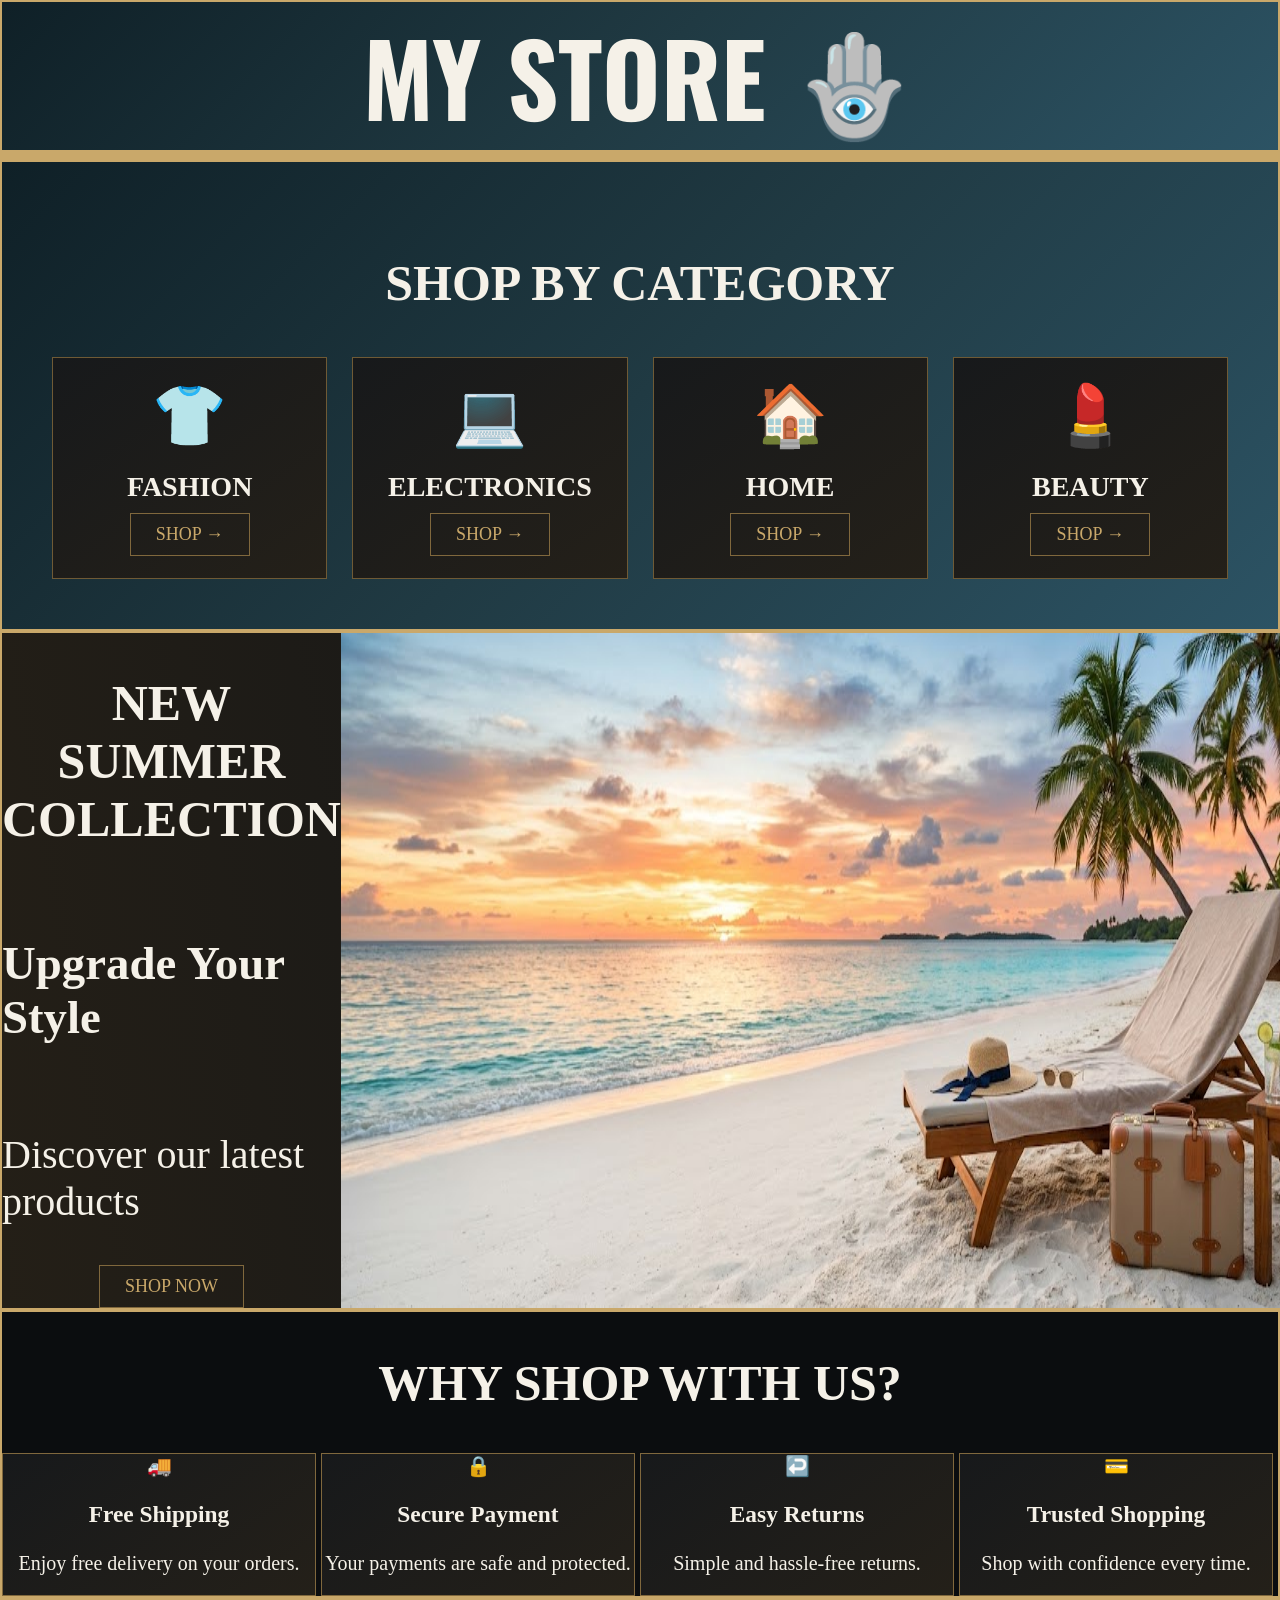
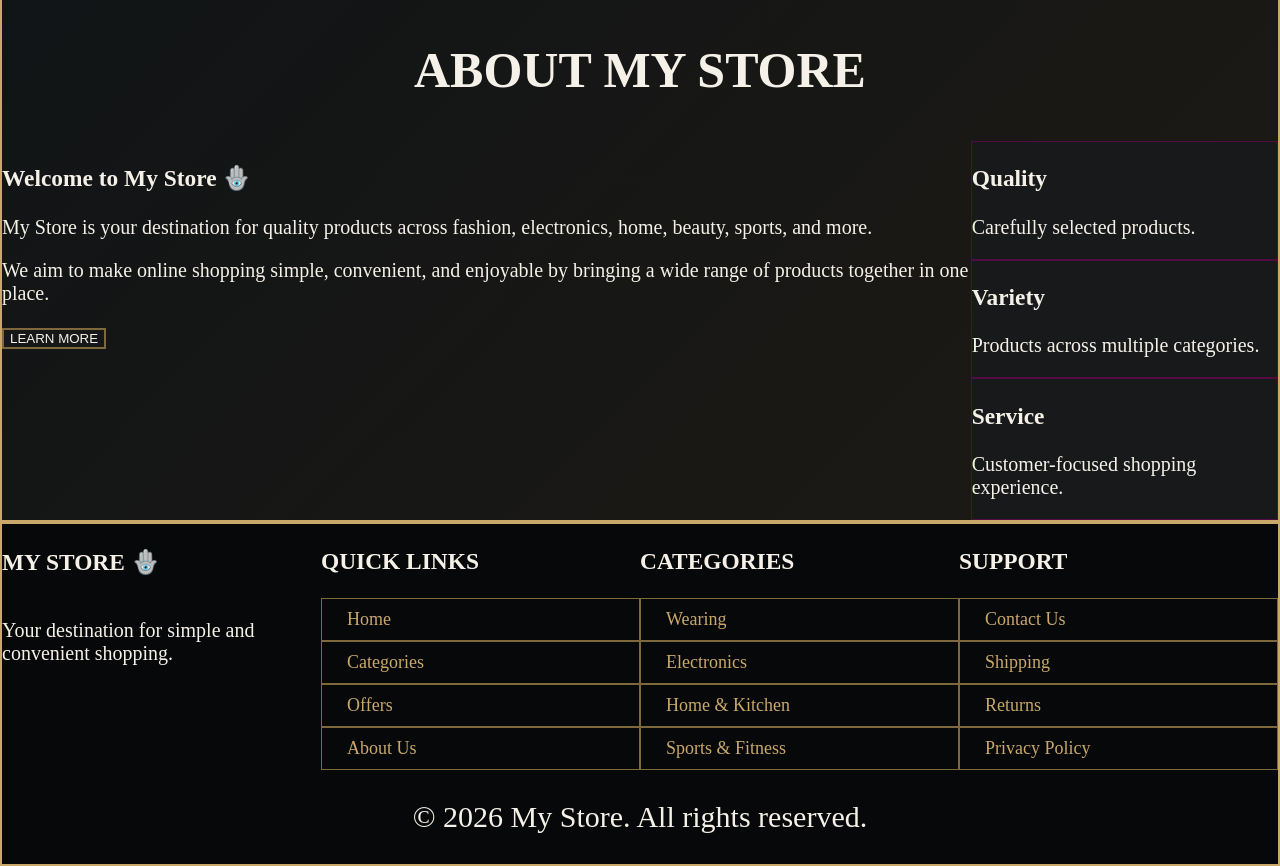
<file: index.html>
<!DOCTYPE html>
<html>

<head>

    <link rel="stylesheet" href="index.css">

    <link rel="preconnect" href="https://fonts.googleapis.com">
    <link rel="preconnect" href="https://fonts.gstatic.com" crossorigin>

    <link href="https://fonts.googleapis.com/css2?family=Oswald:wght@200..700&display=swap"
        rel="stylesheet">

</head>

<body>

    <header>

        <h1>MY STORE 🪬</h1>

    </header>


    <!-- SHOP BY CATEGORY -->

    <section class="types_of_products">

        <h2>SHOP BY CATEGORY</h2>


        <section class="category">

            <div class="category-icon">👕</div>

            <h2>FASHION</h2>

            
                <a href="wearing.html">SHOP →</a>
            

        </section>


        <section class="category">

            <div class="category-icon">💻</div>

            <h2>ELECTRONICS</h2>

            
                <a href="Electronics.html">SHOP →</a>
            

        </section>


        <section class="category">

            <div class="category-icon">🏠</div>

            <h2>HOME</h2>

            
                <a href="home.html">SHOP →</a>
            

        </section>


        <section class="category">

            <div class="category-icon">💄</div>

            <h2>BEAUTY</h2>

            
                <a href="beauty.html">SHOP →</a>
            

        </section>


        

    </section>


    <section class="summerCollection">

        <div>

            <h2>NEW SUMMER COLLECTION</h2>

            <h3>Upgrade Your Style</h3>

            <p>Discover our latest products</p>

           <a href="wearing.html"> SHOP NOW</a>

        </div>

        <img src="summervacation.jpg">

    </section>


    <section class="why-shop-with-us">

        <h2>WHY SHOP WITH US?</h2>

        <div class="benefits">

            <div class="benefit">

                <div class="icon">🚚</div>

                <h3>Free Shipping</h3>

                <p>Enjoy free delivery on your orders.</p>

            </div>


            <div class="benefit">

                <div class="icon">🔒</div>

                <h3>Secure Payment</h3>

                <p>Your payments are safe and protected.</p>

            </div>


            <div class="benefit">

                <div class="icon">↩️</div>

                <h3>Easy Returns</h3>

                <p>Simple and hassle-free returns.</p>

            </div>


            <div class="benefit">

                <div class="icon">💳</div>

                <h3>Trusted Shopping</h3>

                <p>Shop with confidence every time.</p>

            </div>

        </div>

    </section>


    <section class="about-store">

        <h2>ABOUT MY STORE</h2>

        <div class="about-content">

            <div class="about-text">

                <h3>Welcome to My Store 🪬</h3>

                <p>
                    My Store is your destination for quality products across
                    fashion, electronics, home, beauty, sports, and more.
                </p>

                <p>
                    We aim to make online shopping simple, convenient, and
                    enjoyable by bringing a wide range of products together
                    in one place.
                </p>

                <button>LEARN MORE</button>

            </div>


            <div class="about-highlights">

                <div>

                    <h3>Quality</h3>

                    <p>Carefully selected products.</p>

                </div>


                <div>

                    <h3>Variety</h3>

                    <p>Products across multiple categories.</p>

                </div>


                <div>

                    <h3>Service</h3>

                    <p>Customer-focused shopping experience.</p>

                </div>

            </div>

        </div>

    </section>


    <footer>

        <div class="footer-content">

            <div class="footer-column">

                <h3>MY STORE 🪬</h3>

                <p>Your destination for simple and convenient shopping.</p>

            </div>


            <div class="footer-column">

                <h3>QUICK LINKS</h3>

                <a href="#">Home</a>

                <a href="#">Categories</a>

                <a href="#">Offers</a>

                <a href="#">About Us</a>

            </div>


            <div class="footer-column">

                <h3>CATEGORIES</h3>

                <a href="#">Wearing</a>

                <a href="#">Electronics</a>

                <a href="#">Home & Kitchen</a>

                <a href="#">Sports & Fitness</a>

            </div>


            <div class="footer-column">

                <h3>SUPPORT</h3>

                <a href="#">Contact Us</a>

                <a href="#">Shipping</a>

                <a href="#">Returns</a>

                <a href="#">Privacy Policy</a>

            </div>

        </div>


        <div class="footer-bottom">

            <p>© 2026 My Store. All rights reserved.</p>

        </div>

    </footer>


</body>

</html>
</file>
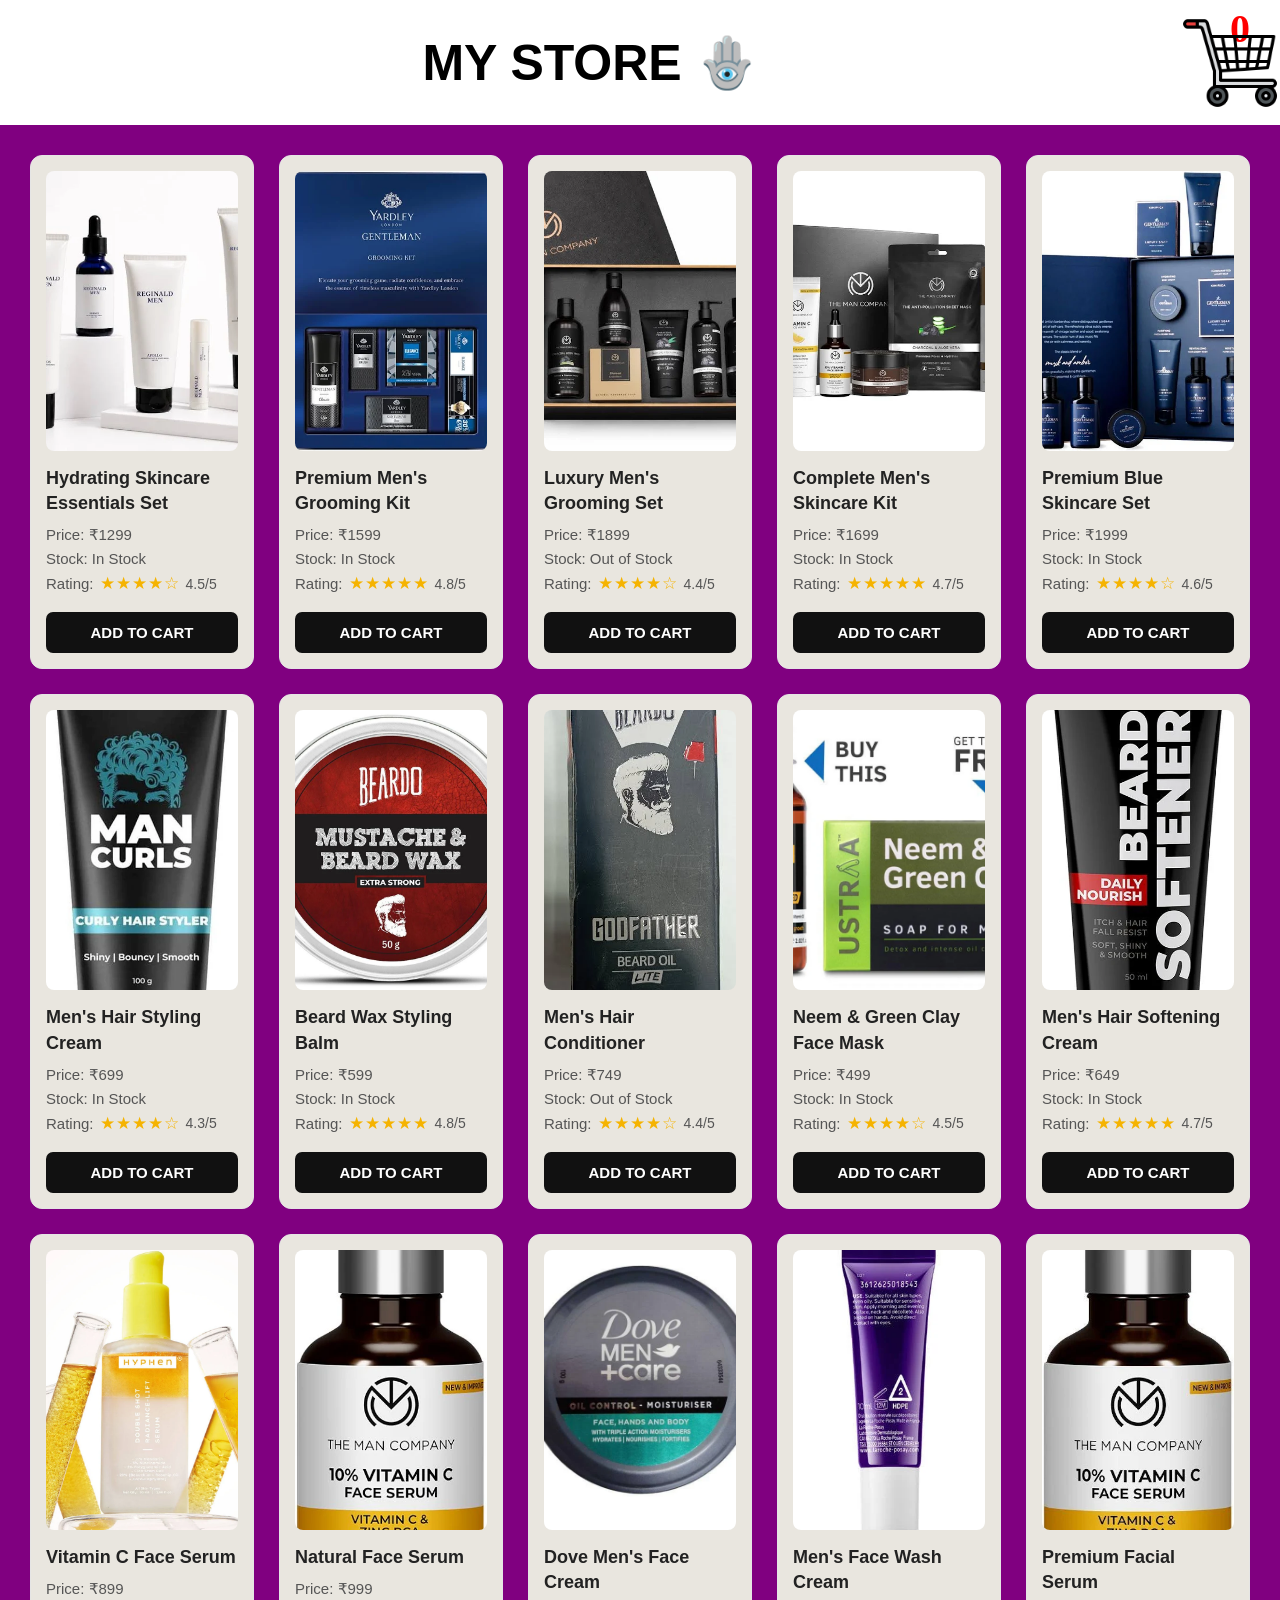
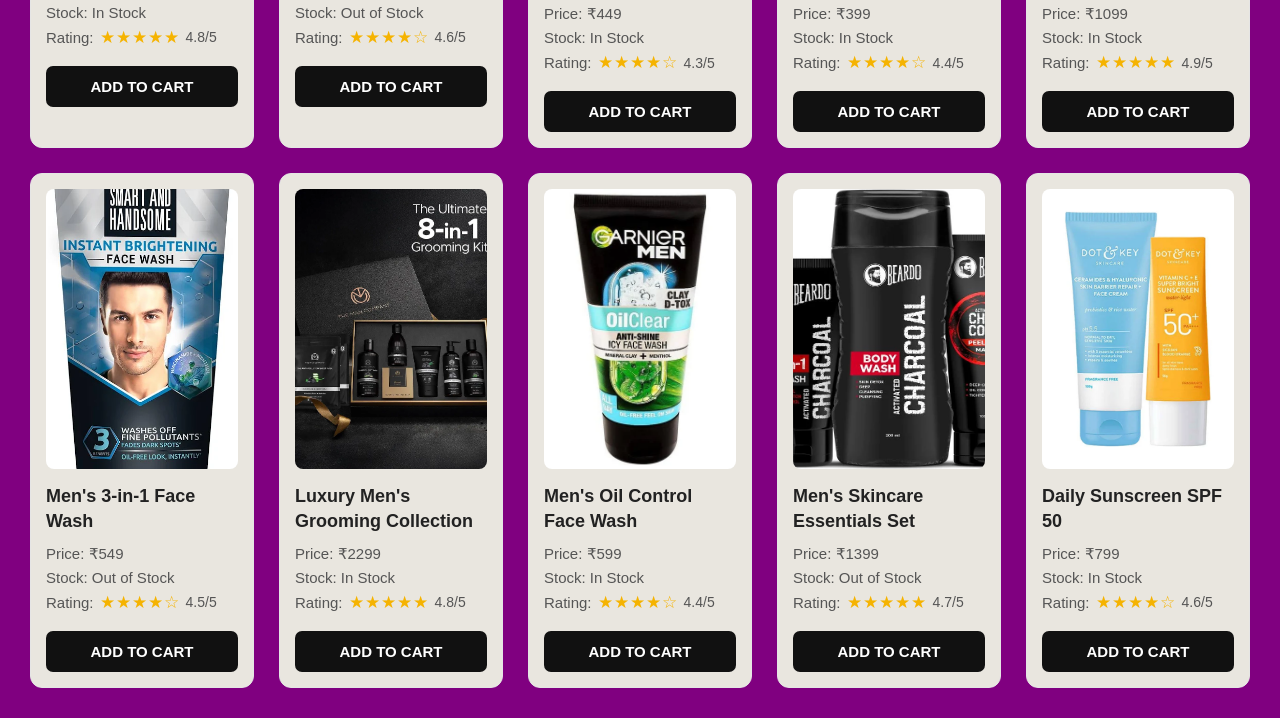
<file: beauty.html>
<!DOCTYPE html>
<html>
    <head>
        <link rel="stylesheet" href="styles/allProducts.css">

    </head>
    <body>
        <header>
            <h1>MY STORE 🪬</h1>
            <div id="cart_div">
                <span id="cart">
                   <a href="cart.html"><img src="cart.png">
                        </a>

                </span>
                <span id="cart_count">
                    0
                </span>
            </div>
        </header>
        <section id="products_beauty" class="products">
        
        </section>
    </body>
    <script type="module" src="scripts/allproductShow.js"></script>
    <script type="module" src="backend/cart.js"></script>
</html>
</file>
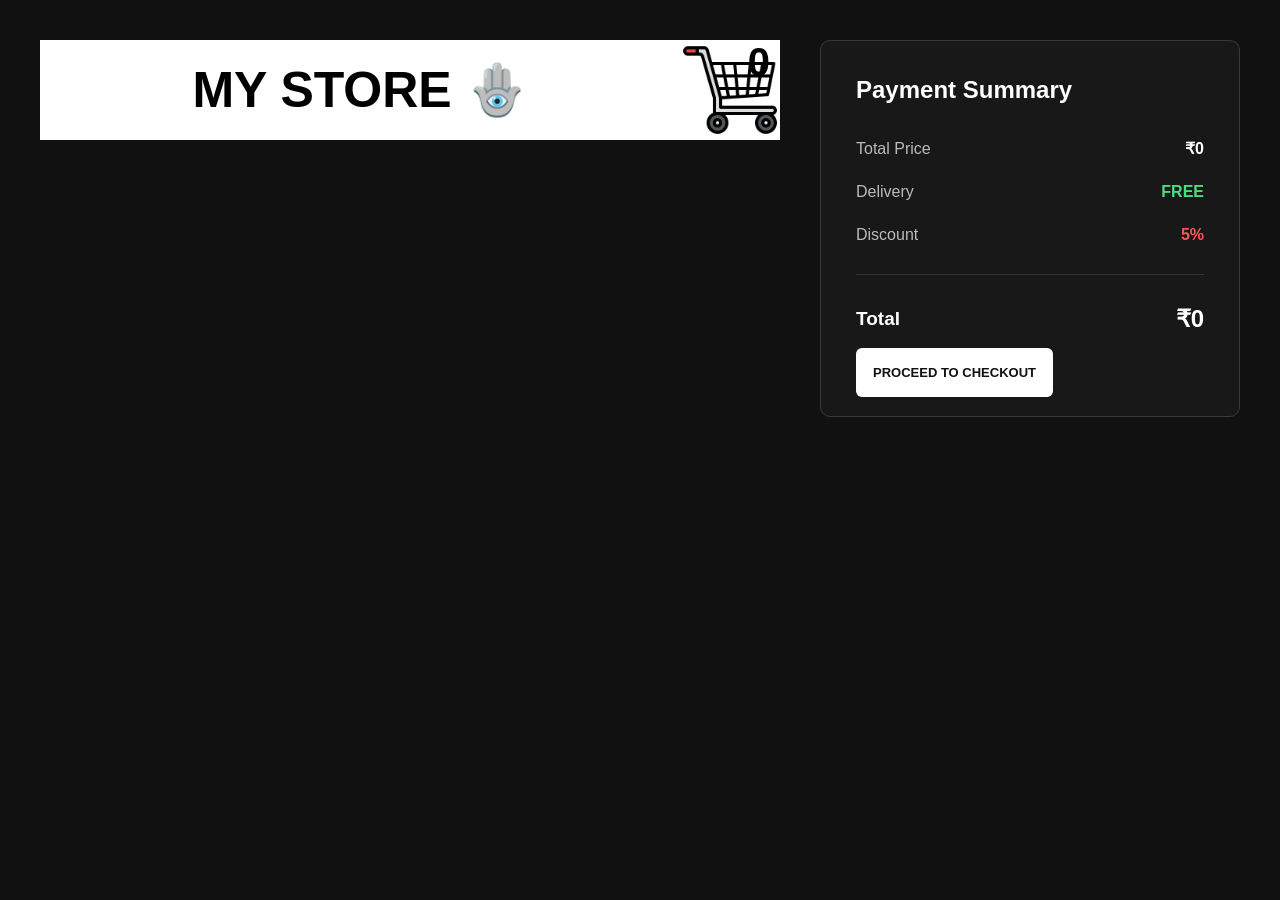
<file: cart.html>
<!DOCTYPE html>
<html>

<head>

<link rel="stylesheet" href="cart.css">
</head>

<body>
    
    <section id="cart_summary">
         <header>
            <a href="index.html">
            MY STORE 🪬
            </a>
        <section class="cart_img_counter">
            <img src="cart.png">
        <span id="cart_count"></span>
        </section>
        </header>
       
        <section id="cart_products">

        </section>
        
    </section>
<!--PAYMENT SUMMARY-->
    <section class="payment">

   

</section>
</body>
<script type="module" src="cartView.js"></script>


</html>
</file>
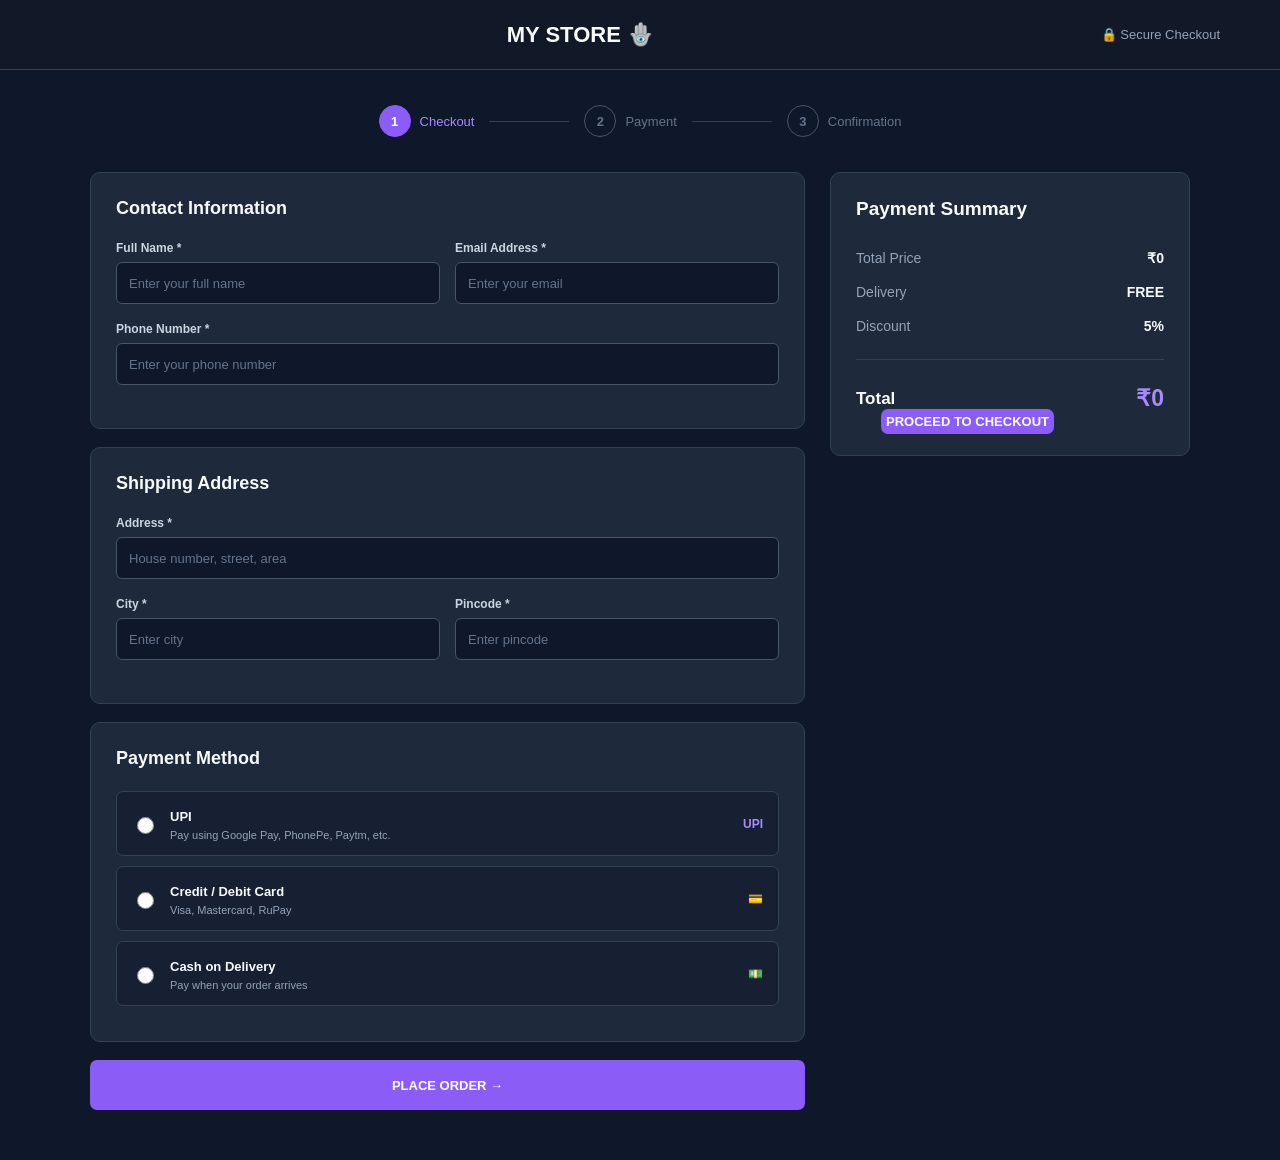
<file: checkout.html>
<!DOCTYPE html>
<html lang="en">

<head>
    <meta charset="UTF-8">
    <meta name="viewport" content="width=device-width, initial-scale=1.0">

    <title>Checkout</title>

    <link rel="stylesheet" href="checkout.css">
</head>

<body>

    <!-- HEADER -->
    <header>

        <div class="logo">
            <a href="index.html">
           MY STORE 🪬
            </a>
        </div>

        <div class="secure">
            🔒 Secure Checkout
        </div>

    </header>


    <!-- CHECKOUT STEPS -->
    <section class="steps">

        <div class="step active">
            <span>1</span>
            <p>Checkout</p>
        </div>

        <div class="step-line"></div>

        <div class="step">
            <span>2</span>
            <p>Payment</p>
        </div>

        <div class="step-line"></div>

        <div class="step">
            <span>3</span>
            <p>Confirmation</p>
        </div>

    </section>


    <!-- MAIN -->
    <main>

        <!-- LEFT SIDE -->
        <section class="checkout-left">

            <!-- CONTACT INFORMATION -->
            <div class="checkout-box">

                <h2>Contact Information</h2>

                <div class="input-row">

                    <div class="input-group">
                        <label>Full Name *</label>

                        <input
                            type="text"
                            placeholder="Enter your full name"
                        >
                    </div>


                    <div class="input-group">
                        <label>Email Address *</label>

                        <input
                            type="email"
                            placeholder="Enter your email"
                        >
                    </div>

                </div>


                <div class="input-group">

                    <label>Phone Number *</label>

                    <input
                        type="tel"
                        placeholder="Enter your phone number"
                    >

                </div>

            </div>


            <!-- SHIPPING ADDRESS -->
            <div class="checkout-box">

                <h2>Shipping Address</h2>

                <div class="input-group">

                    <label>Address *</label>

                    <input
                        type="text"
                        placeholder="House number, street, area"
                    >

                </div>


                <div class="input-row">

                    <div class="input-group">

                        <label>City *</label>

                        <input
                            type="text"
                            placeholder="Enter city"
                        >

                    </div>


                    <div class="input-group">

                        <label>Pincode *</label>

                        <input
                            type="text"
                            placeholder="Enter pincode"
                        >

                    </div>

                </div>

            </div>


            <!-- PAYMENT -->
            <div class="checkout-box">

                <h2>Payment Method</h2>


                <label class="payment-option">

                    <input
                        type="radio"
                        name="payment"
                    >

                    <div class="payment-content">

                        <strong>UPI</strong>

                        <p>
                            Pay using Google Pay, PhonePe, Paytm, etc.
                        </p>

                    </div>

                    <span class="payment-icon">
                        UPI
                    </span>

                </label>


                <label class="payment-option">

                    <input
                        type="radio"
                        name="payment"
                    >

                    <div class="payment-content">

                        <strong>Credit / Debit Card</strong>

                        <p>
                            Visa, Mastercard, RuPay
                        </p>

                    </div>

                    <span class="payment-icon">
                        💳
                    </span>

                </label>


                <label class="payment-option">

                    <input
                        type="radio"
                        name="payment"
                    >

                    <div class="payment-content">

                        <strong>Cash on Delivery</strong>

                        <p>
                            Pay when your order arrives
                        </p>

                    </div>

                    <span class="payment-icon">
                        💵
                    </span>

                </label>

            </div>


            <button id="place-order">
                PLACE ORDER →
            </button>

        </section>


        <!-- RIGHT SIDE -->
        <section class="payment">



        </section>

    </main>
<script type="module" src="payment.js"></script>
</body>


</html>
</file>
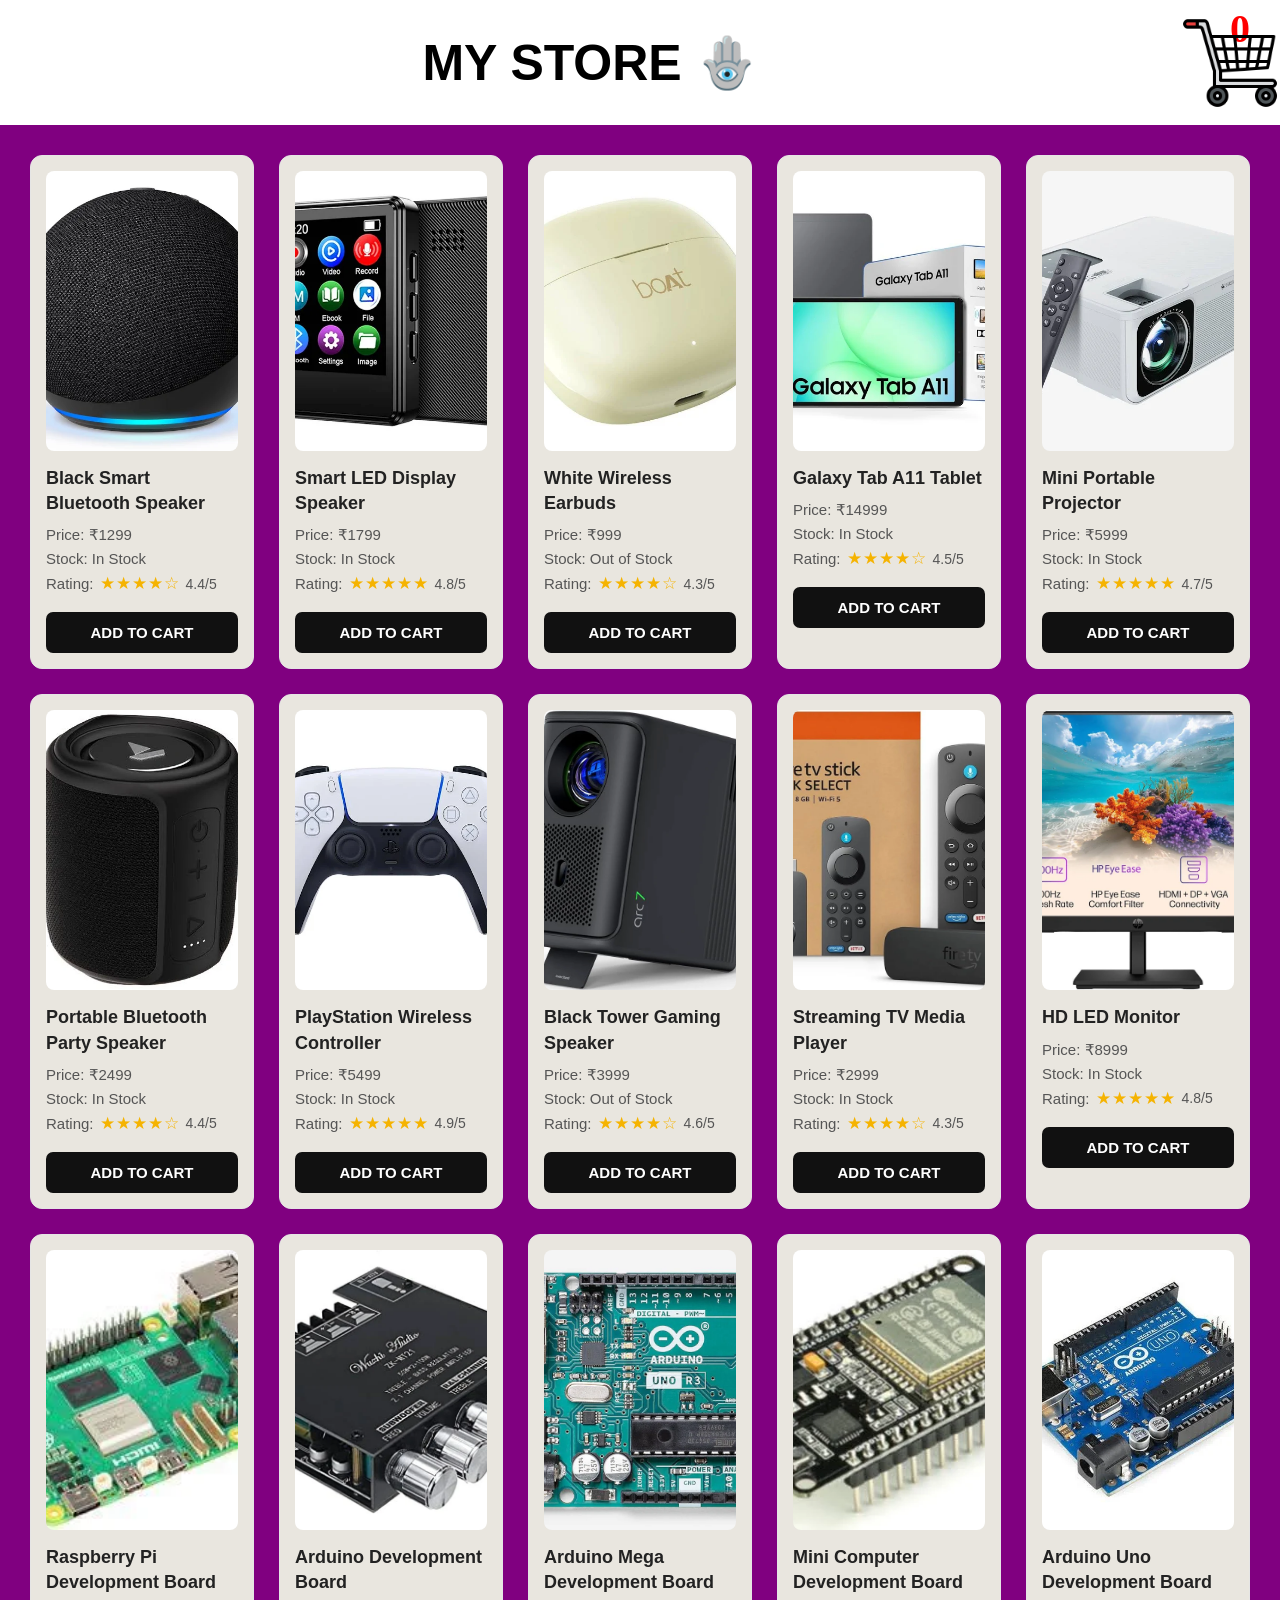
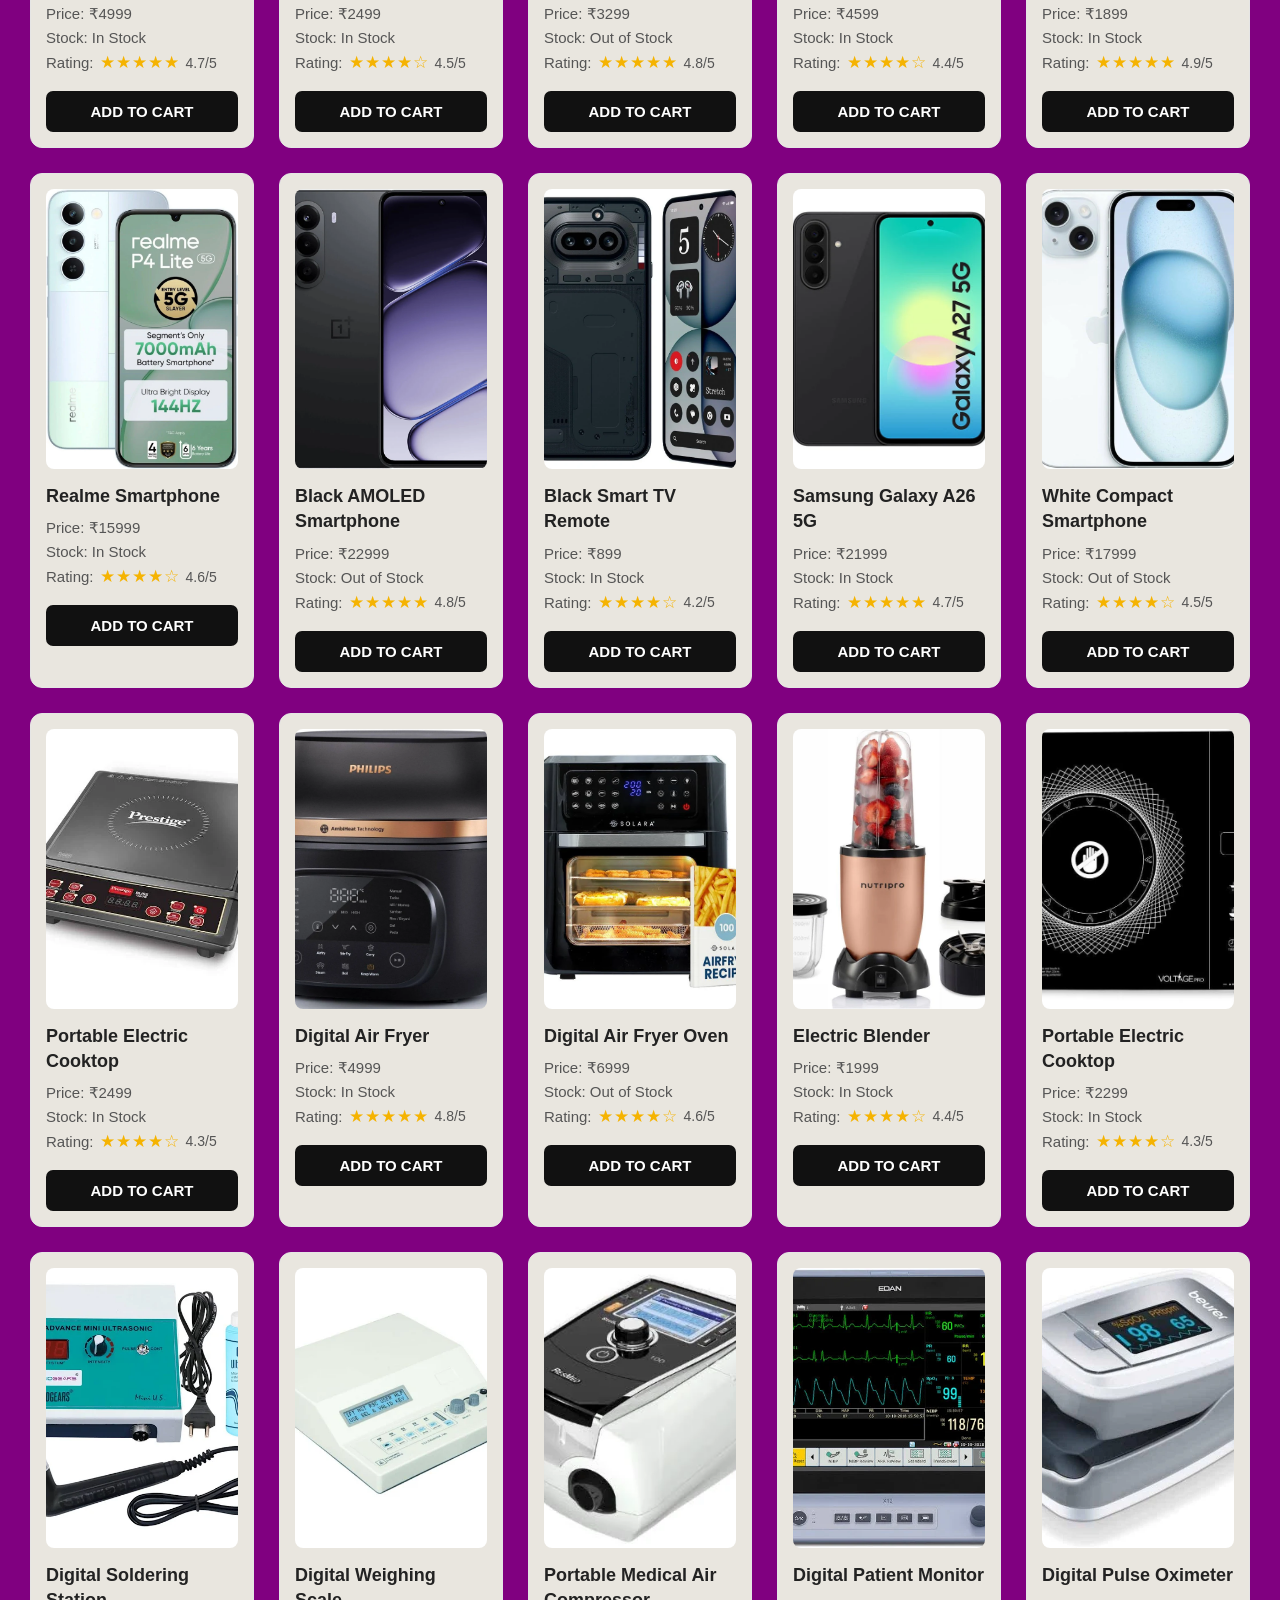
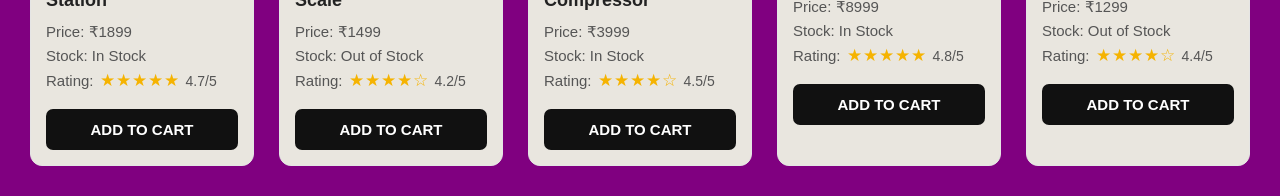
<file: Electronics.html>
<!DOCTYPE html>
<html>
    <head>
        <link rel="stylesheet" href="styles/allProducts.css">

    </head>
    <body>
        <header>
            <h1>MY STORE 🪬</h1>
            <div id="cart_div">
                <span id="cart">
                    <a href="cart.html"><img src="cart.png">
                        </a>

                </span>
                <span id="cart_count">
                    0
                </span>
            </div>
        </header>
        <section id="products_electronics" class="products">
        
       
        </section>
    </body>
    <script type="module" src="scripts/allproductShow.js"></script>
    <script type="module" src="backend/cart.js"></script>
</html>
</file>
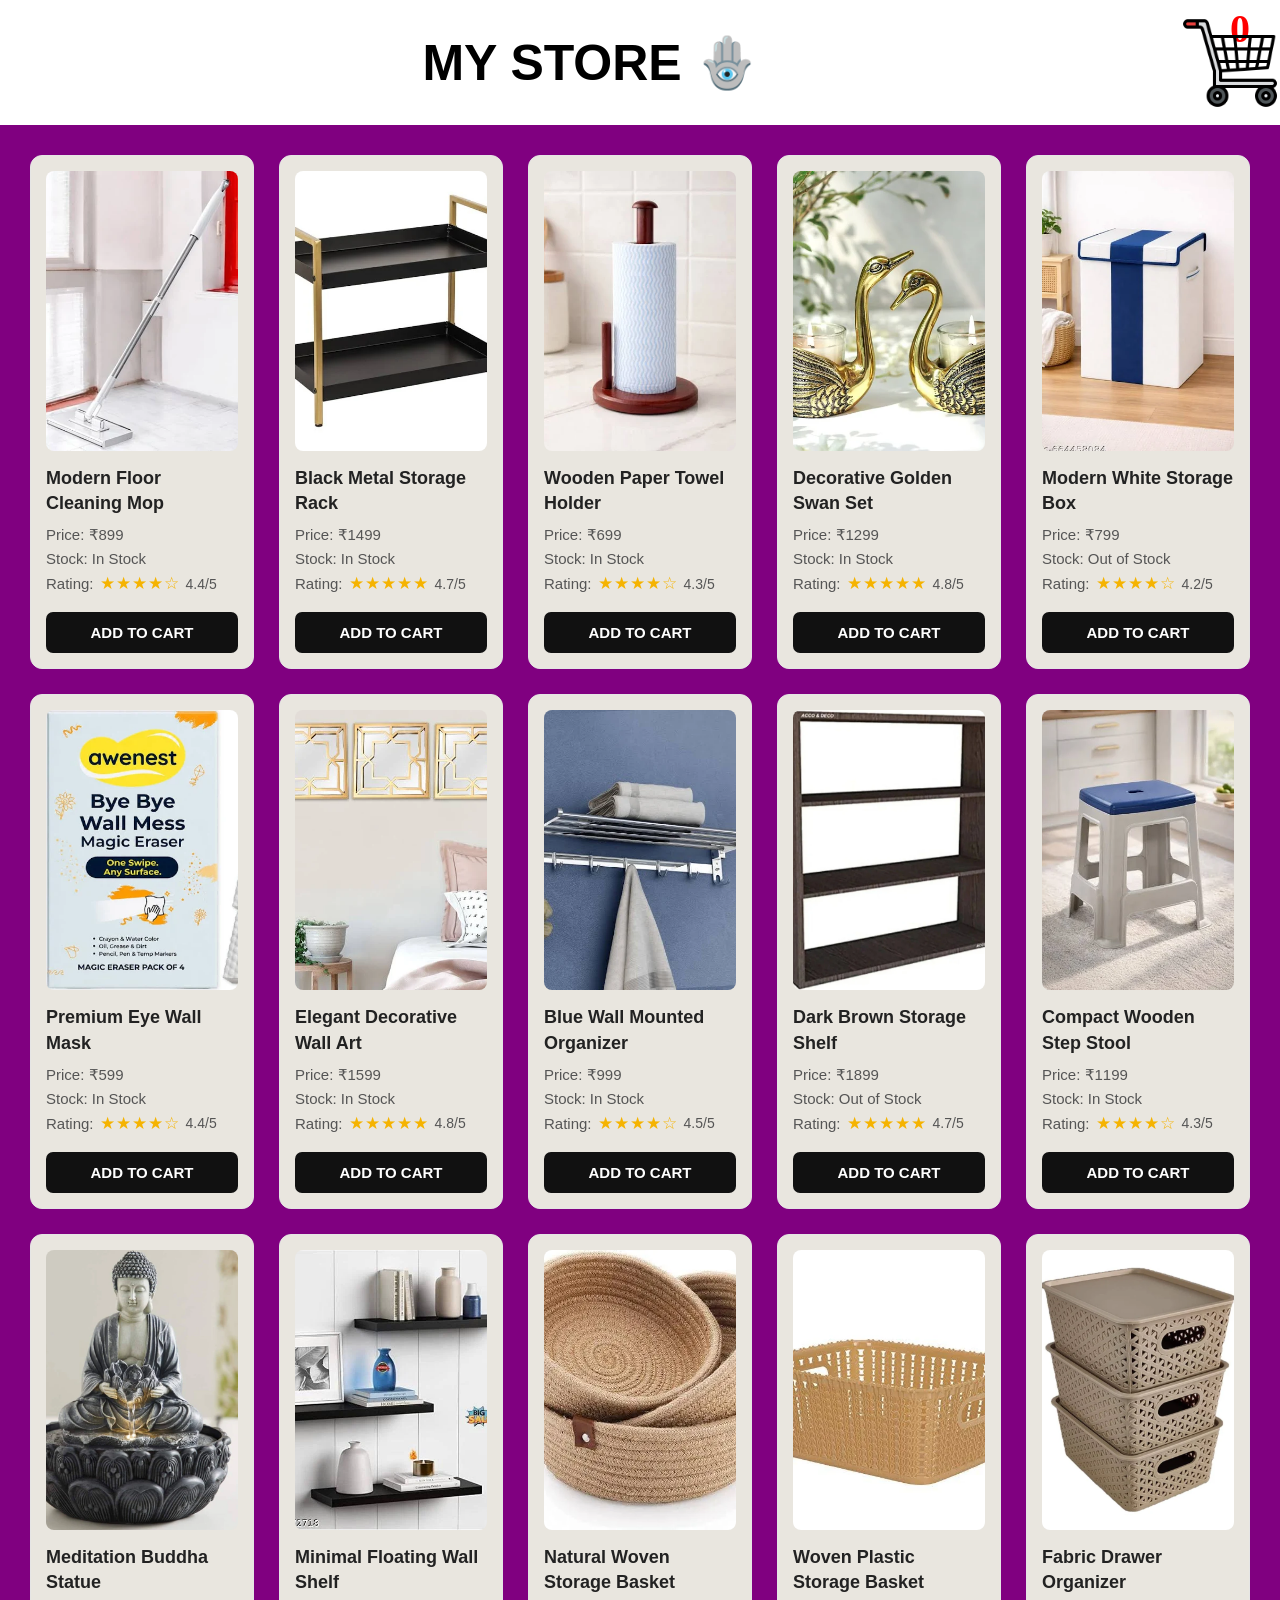
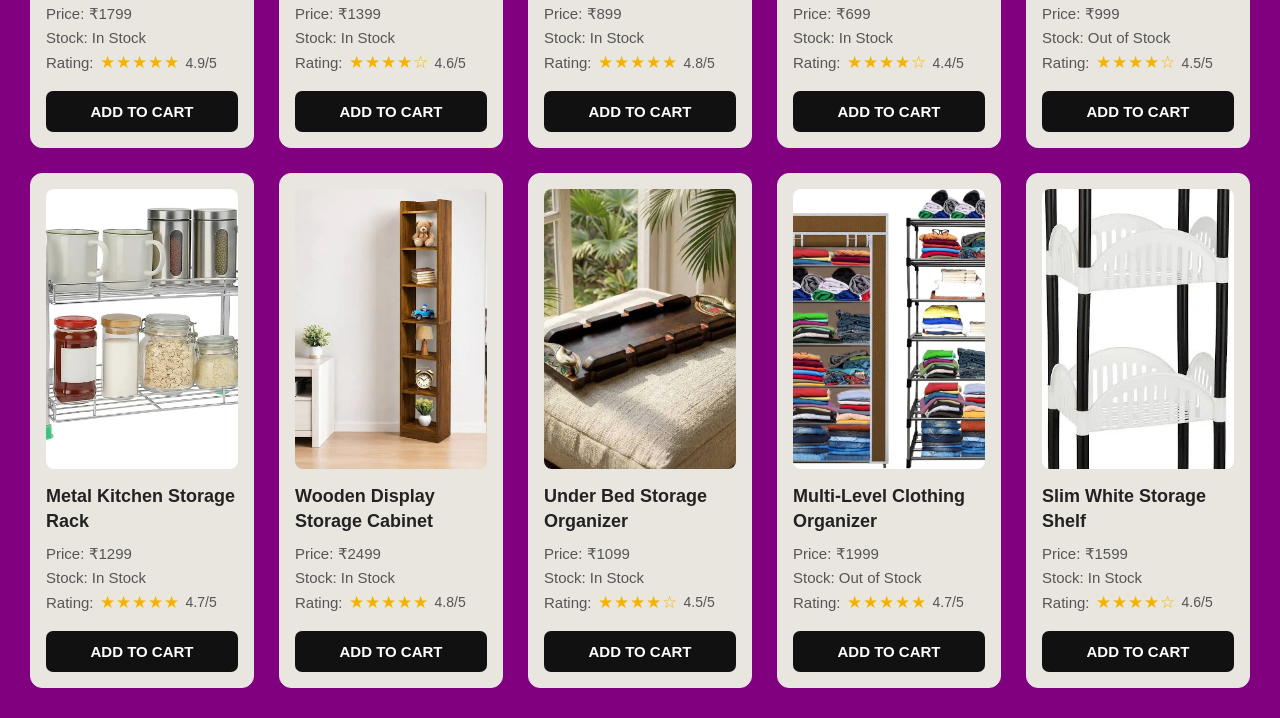
<file: home.html>
<!DOCTYPE html>
<html>
    <head>
        <link rel="stylesheet" href="styles/allProducts.css">

    </head>
    <body>
        <header>
            <h1>MY STORE 🪬</h1>
            <div id="cart_div">
                <span id="cart">
                  <a href="cart.html"><img src="cart.png">
                        </a>

                </span>
                <span id="cart_count">
                    0
                </span>
            </div>
        </header>
        <section id="products_home"class="products" >
        
       
        </section>
    </body>
    <script type="module" src="scripts/allproductShow.js"></script>
    <script type="module" src="backend/cart.js"></script>
</html>
</file>
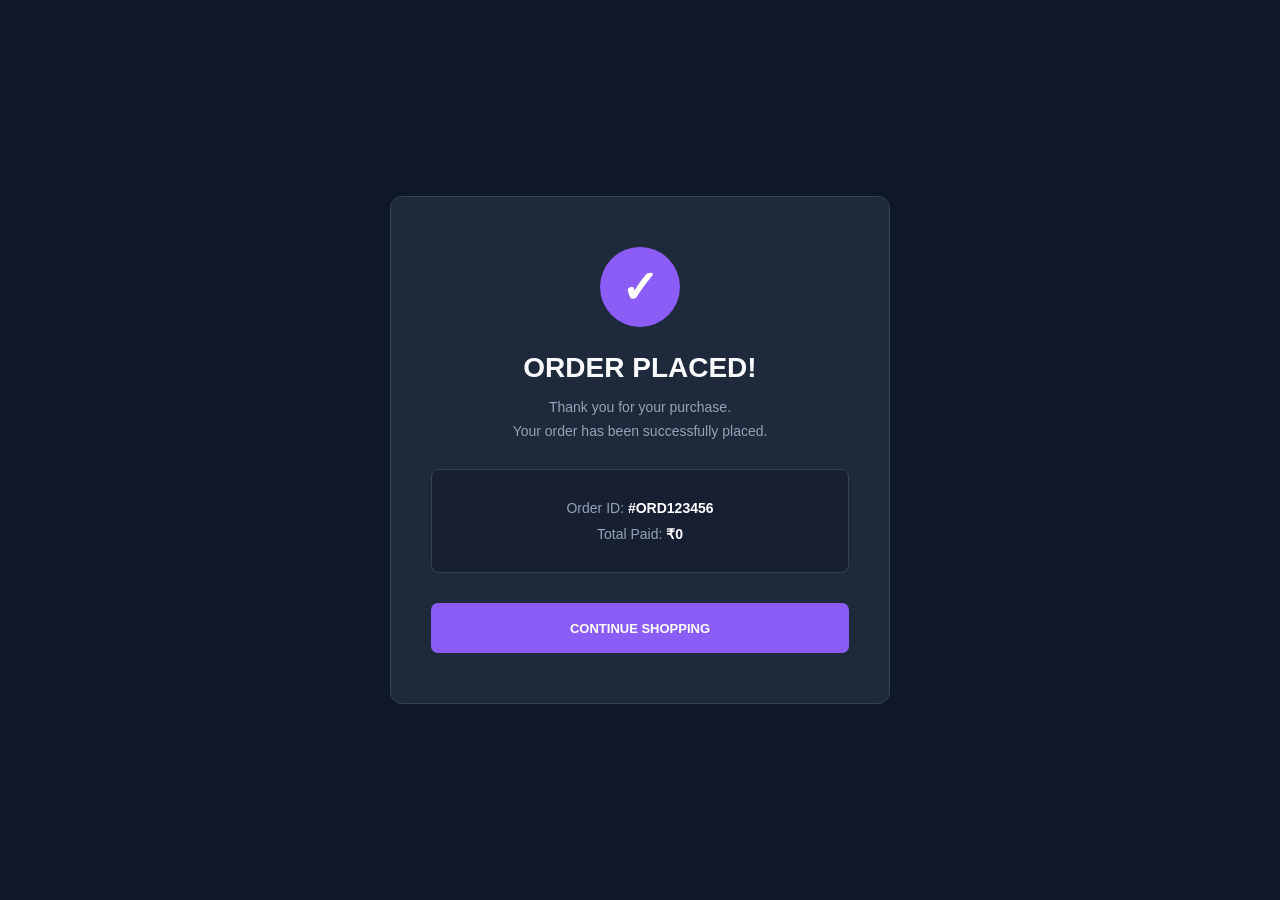
<file: order.html>
<!DOCTYPE html>
<html lang="en">
<head>
    <meta charset="UTF-8">
    <meta name="viewport" content="width=device-width, initial-scale=1.0">
    <title>Order Successful</title>
    <link rel="stylesheet" href="order.css">
</head>

<body>

    <section class="success-box">

        <div class="success-icon">✓</div>

        <h1>ORDER PLACED!</h1>

        <p>Thank you for your purchase.</p>

        <p>Your order has been successfully placed.</p>

        <div class="order-info">
            <p>Order ID: <strong>#ORD123456</strong></p>
            <p>Total Paid: <strong id="total-price"></strong></p>
        </div>

        <a href="index.html" id="continue-shopping">
            CONTINUE SHOPPING
        </a>

    </section>
<script type="module">
    import {finalPrice} from "./payment.js"
    document.querySelector("#total-price").innerHTML=`₹${finalPrice}`;
   
</script>
</body>

</html>
</file>
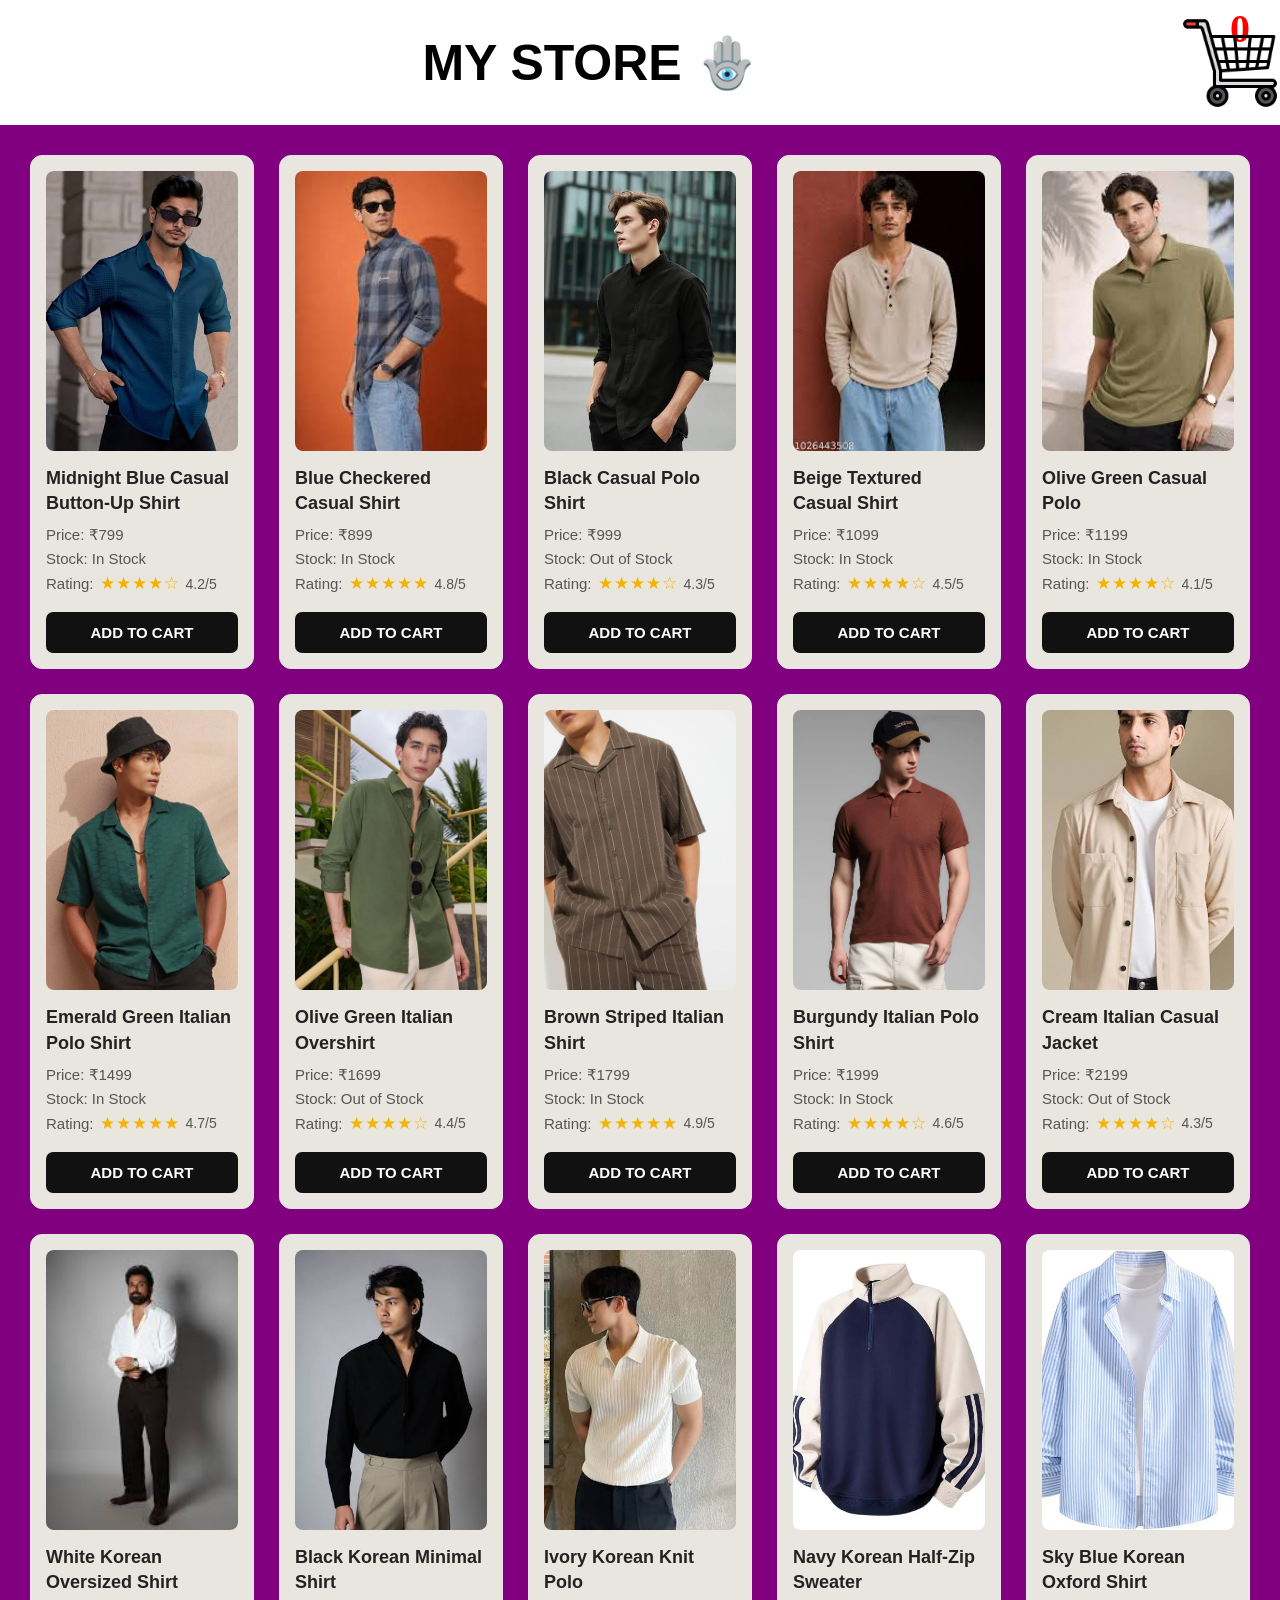
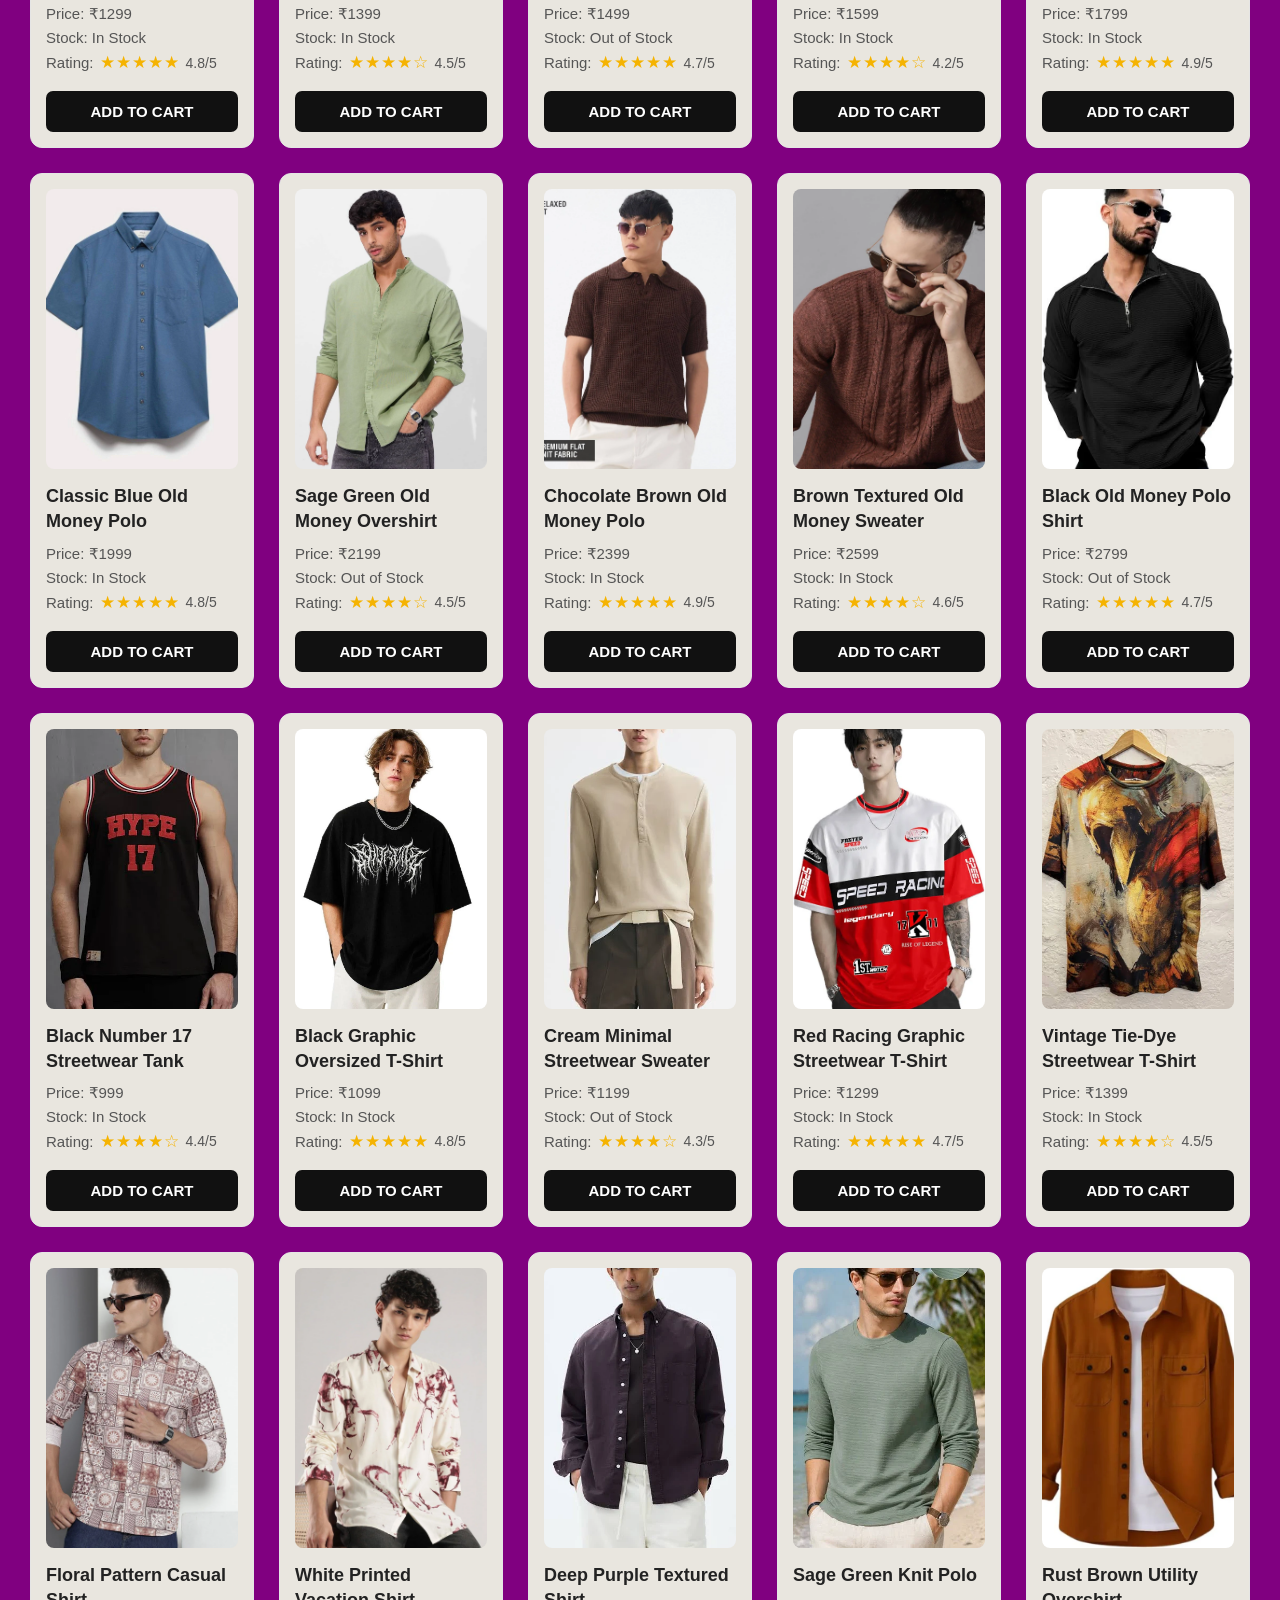
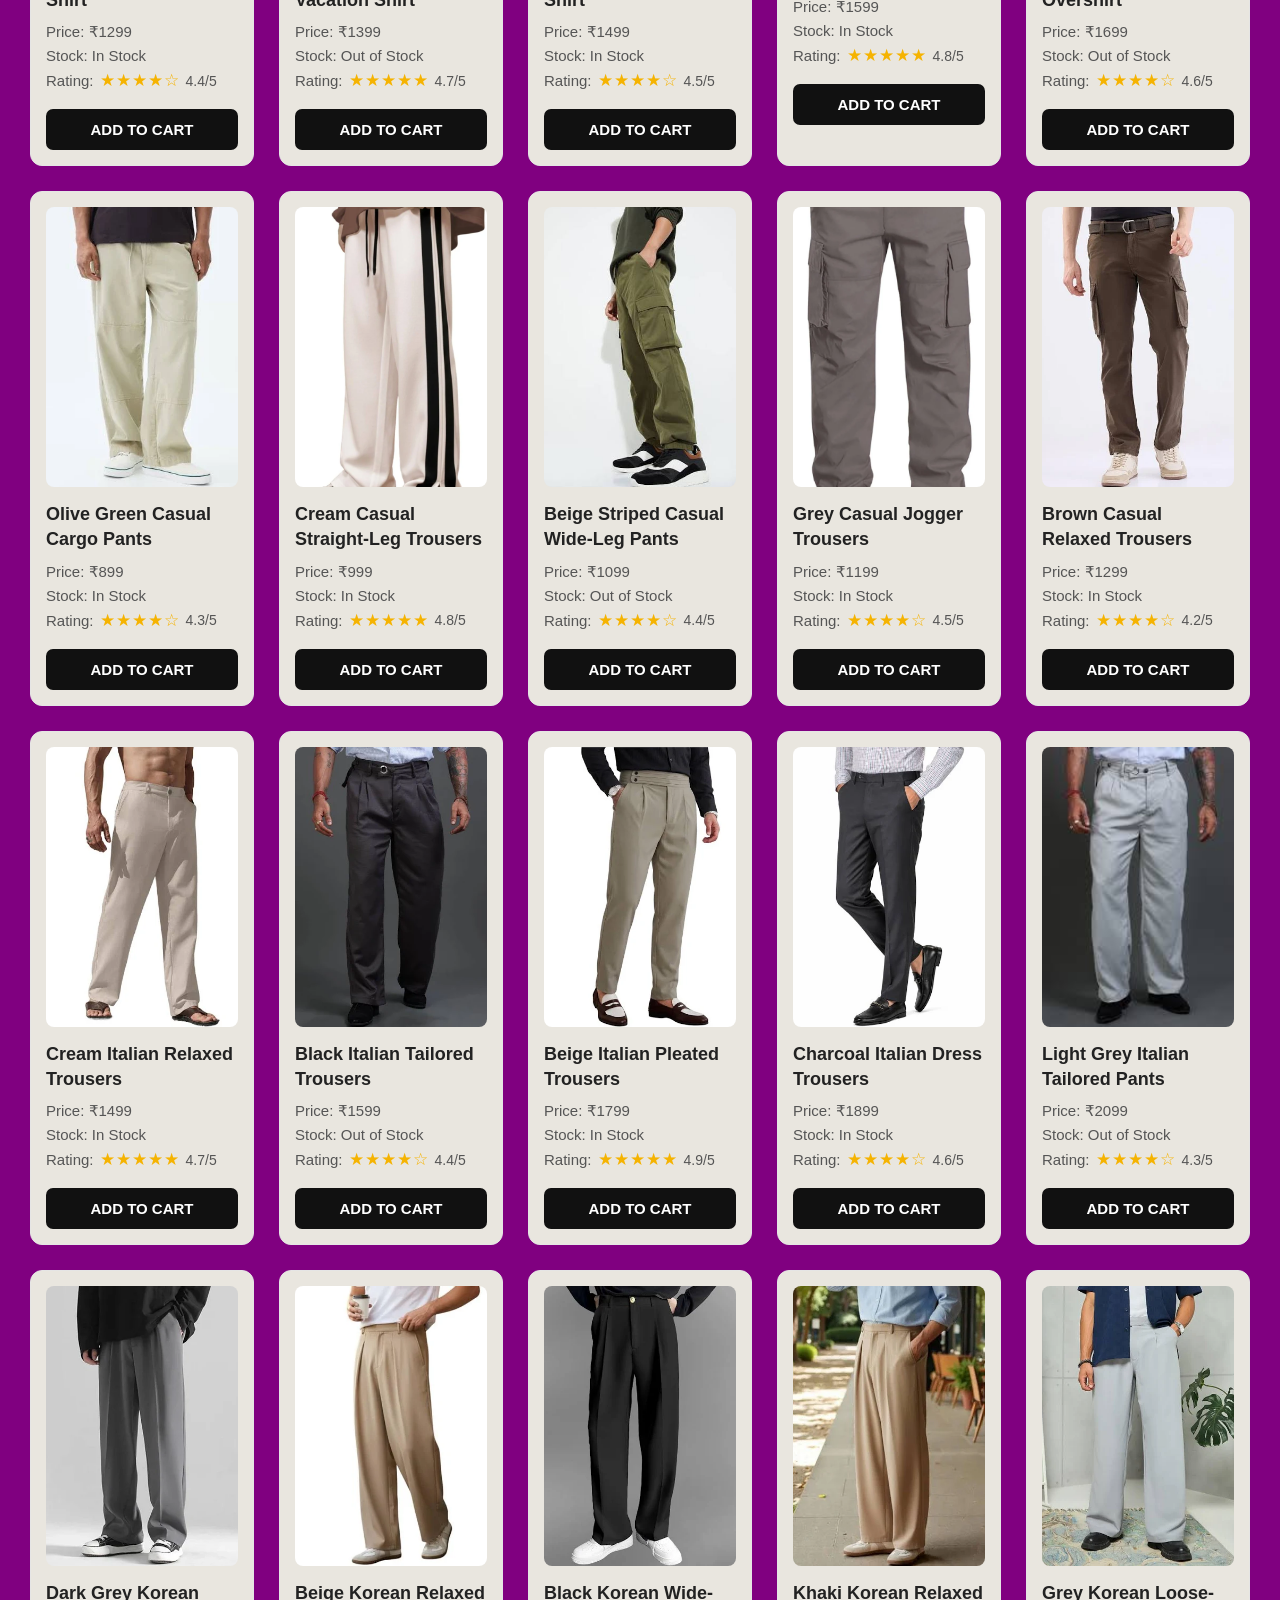
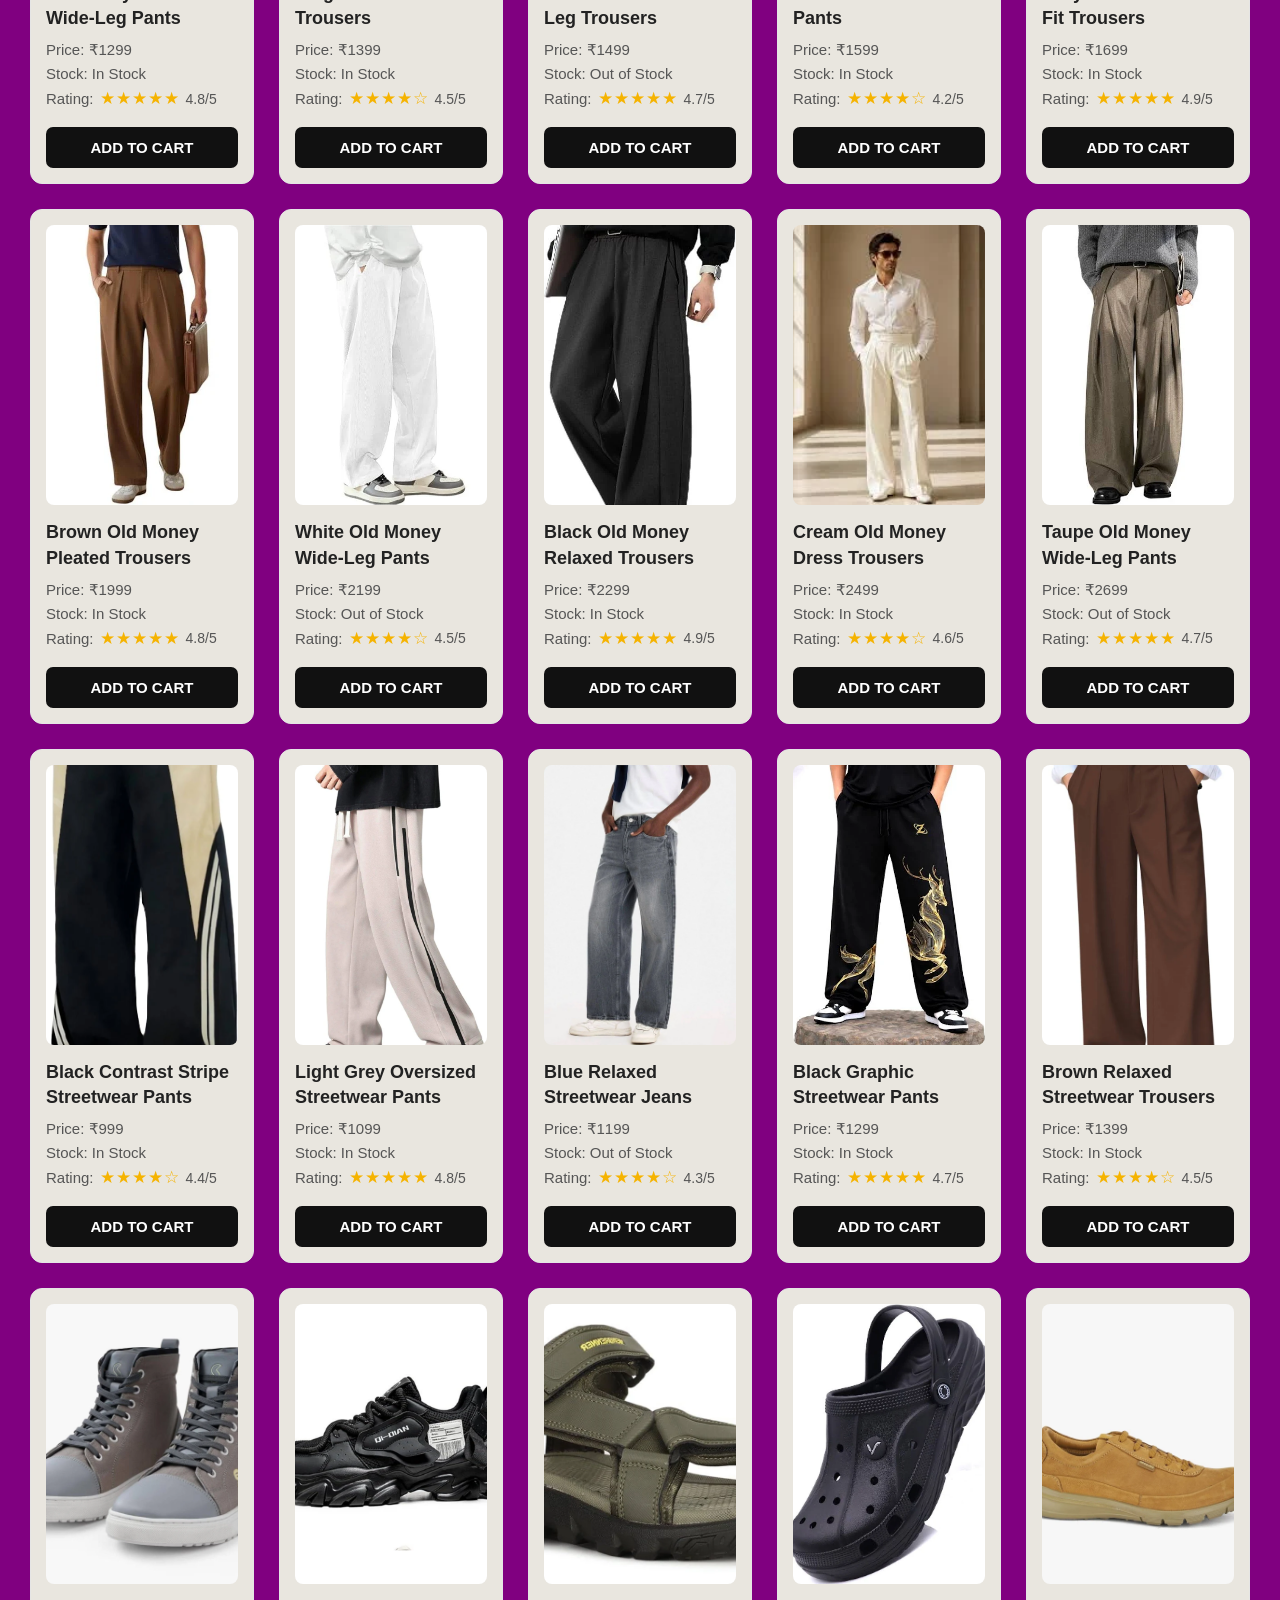
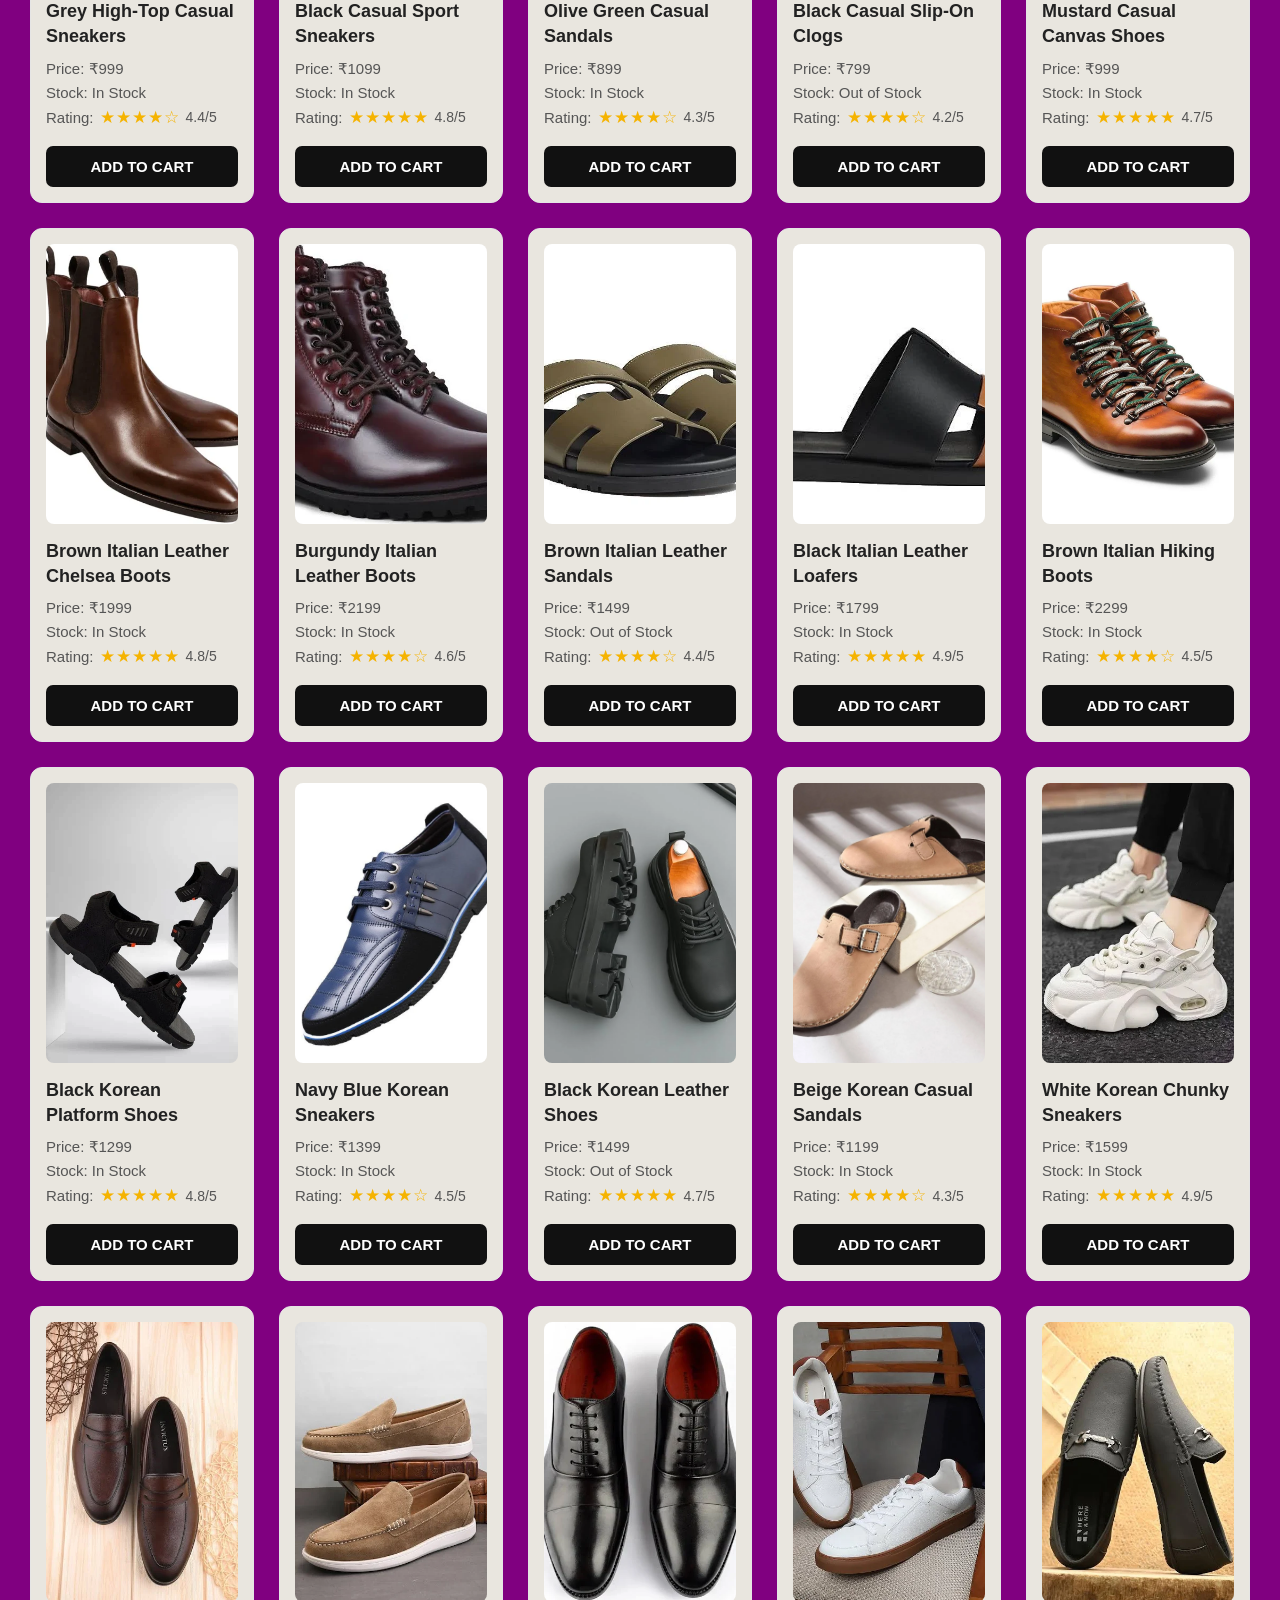
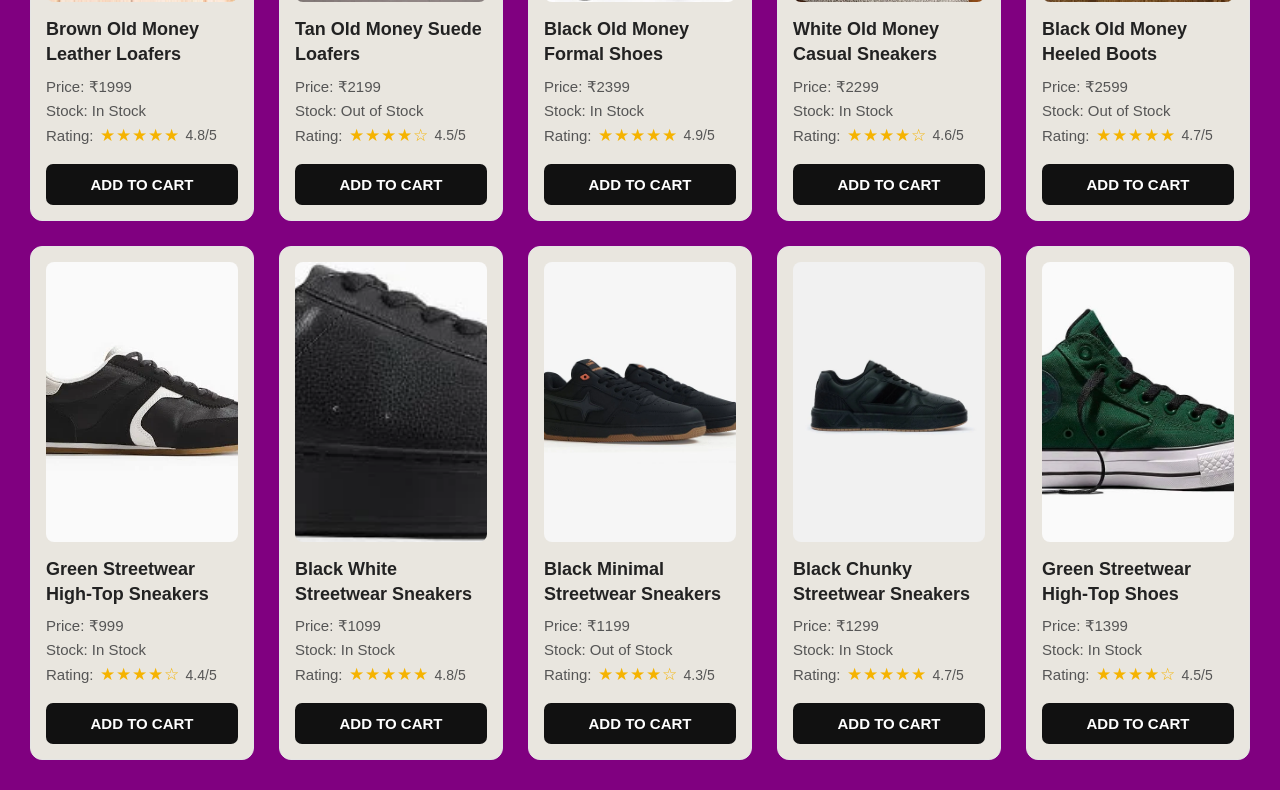
<file: wearing.html>
<!DOCTYPE html>
<html>
    <head>
        <link rel="stylesheet" href="styles/allProducts.css">

    </head>
    <body>
        <header>
            <h1>MY STORE 🪬</h1>
            <div id="cart_div">
                <span id="cart">
                    <a href="cart.html"><img src="cart.png">
                        </a>

                </span>
                <span id="cart_count">
                    0
                </span>
            </div>
        </header>
        <section id="products_wear" class="products">
        
       
        </section>
    </body>
    <script type="module" src="scripts/allproductShow.js"></script>
    <script type="module" src="backend/cart.js"></script>
</html>
</file>
<file: index.css>
body {
    margin:0;
    background: #0b0d0f;
    color: #f5f1e8;
}

body >* {
    border: 2px solid #c9a86a;
}

h1 {
    text-align:center;
    font-family:"Oswald";
    margin:0;
    font-size:100px;
}

h2 {
    text-align:center;
    font-size:50px;
}

header {
    background: linear-gradient(135deg, #0f2027, #203a43, #2c5364);
    border-bottom: 10px solid #c9a86a;
}


/* =========================
   SHOP BY CATEGORY
   ========================= */

.types_of_products {
    background: linear-gradient(135deg, #0f2027, #203a43, #2c5364);

    display: grid;
    grid-template-columns: repeat(4, 1fr);
    gap: 25px;

    padding: 50px;
}

.types_of_products > h2 {
    grid-column: 1 / -1;
    margin-bottom: 20px;
}


.category {
    min-height: 220px;

    display: flex;
    flex-direction: column;
    justify-content: center;
    align-items: center;

    border: 1px solid #6f5a35;
    background: linear-gradient(145deg, #17191b, #242019);

    transition: 0.3s;
}


.category:hover {
    border: 1px solid #d4af6a;
    transform: translateY(-8px);
}


.category-icon {
    font-size: 60px;
    margin-bottom: 10px;
}


.category h2 {
    font-size: 28px;
    margin: 10px 0;
}





 a {
    display: inline-block;

    padding: 10px 25px;

    color: #c9a86a;
    text-decoration: none;

    border: 1px solid #80683d;

    font-size: 18px;

    transition: 0.3s;
}


a:hover {
    background: #c9a86a;
    color: #0b0d0f;
}


/* =========================
   SUMMER COLLECTION
   ========================= */

.summerCollection {
    display:flex;
    justify-content:space-between;
    border-top: 2px solid #c9a86a;
    border-bottom: 2px solid #c9a86a;
    background: linear-gradient(260deg, #090b0d, #181817, #241f17);
}

.summerCollection div {
    display:flex;
    flex-direction: column;
    justify-content:center;
    align-items:center;
    font-size:40px;
}

.summerCollection button {
    font-size:20px;
}


/* =========================
   WHY SHOP WITH US
   ========================= */

.benefits {
    display:flex;
}

.benefits >* {
    text-align: center;
    flex:25%;
    height:100%;
    font-size:20px;
    margin-right:5px;
    background: linear-gradient(145deg, #17191b, #242019);
    border: 1px solid #80683d;
}


/* =========================
   ABOUT
   ========================= */

.about-content {
    display:flex;
    justify-content:space-around;
    font-size:20px;
}

.about-highlights>* {
    border: 1px solid #8068;
    background: #17191b;
}

.about-store {
    background: linear-gradient(135deg, #111416, #1d1a15);
}


/* =========================
   FOOTER
   ========================= */

footer {
    background: #070809;
    border-top: 2px solid #c9a86a;
}

.footer-column a {
    color: #c9a86a;
}

.footer-column {
    display:flex;
    flex-direction:column;
}

.footer-content {
    display:flex;
}

.footer-content>* {
    flex:25%;
    font-size:20px;
}

.footer-bottom {
    text-align: center;
    font-size:30px;
}


select,
button {
    background: #151719;
    color: #f5f1e8;
    border: 2px solid #80683d;
}

button:hover {
    background: #c9a86a;
    color: #0b0d0f;
}
</file>
<file: styles/allProducts.css>
body{
    background-color:purple;
    margin:0;
}
/* Product grid */
.products {
    display: grid;

        grid-template-columns: repeat(5, 1fr);
        gap: 25px;
    padding:30px;
}


/* Product card */
.product {
    /*background: #ffffff;*/
    background-color:#E9E6DF;
    border: 1px solid #e5e5e5;
    border-radius: 12px;
    padding: 15px;
    font-family: Arial, sans-serif;

    display: flex;
    flex-direction: column;

    transition: 0.2s ease;
}


/* Card hover */
.product:hover {
    box-shadow: 0 6px 20px rgba(0, 0, 0, 0.6);
    transform: translateY(-6px);
}


/* Product image container */
.product > div:first-child {
    width: 100%;
    height: 280px;
    overflow: hidden;
    border-radius: 8px;
}


/* Product image */
.product > div:first-child img {
    width: 100%;
    height: 100%;
        object-fit:cover;

    
}


/* Product name */
.product > p {
    font-size: 18px;
    font-weight: 600;
    margin: 15px 0 10px;
    color: #222;
    line-height: 1.4;
}


/* Product information */
.product-information {
    display: flex;
    flex-direction: column;
    gap: 6px;
    font-size: 15px;
    color: #555;
}


/* Remove default paragraph margins */
.product-information p {
    margin: 0;
}


/* Rating row */
.product-information > div {
    display: flex;
    align-items: center;
    gap: 6px;
}


/* Stars */
.rating-stars {
    color: #f5b301;
    font-size: 17px;
    letter-spacing: 1px;
}


/* Rating number */
.rating-number {
    color: #555;
    font-size: 14px;
}


/* Add to cart button */
.product-btn {
    width: 100%;
    margin-top: 18px;
    padding: 12px;

    border: none;
    border-radius: 7px;

    background: #111;
    color: white;

    font-size: 15px;
    font-weight: 600;

    cursor: pointer;
    transition: 0.2s ease;
}


/* Button hover */
.product-btn:hover {
    background: #333;
}


/* Button click */
.product-btn:active {
    transform: scale(0.98);
}
header{
    display: flex;
    background-color:white;
    
    text-align: center;
    align-items: center;
    position:sticky;
    top:0;
    z-index:1000;
}
header h1{
    font-family: Arial;
    flex:1;
    font-size:50px;
    

}
#cart_div{
    height:100px;
    width:100px;
   
}

#cart img{
    height: 100%;
    width:100%;
     position: relative;
     z-index:1;
}
#cart_count{
    position:absolute;
    top:5px;
    right:30px;
    font-size:40px;
    font-weight: 800;
    color:red;
    
}
</file>
<file: cart.css>
* {
    box-sizing: border-box;
}

body {
    margin: 0;
    padding: 40px;
    background-color: #111111;
    color: white;
    font-family: Arial, sans-serif;

    display: grid;
    grid-template-columns: minmax(0, 1fr) 420px;
    gap: 40px;

    min-height: 100vh;
}


/* =========================
   CART AREA
   ========================= */

#cart_summary {
    width: 100%;
}




/* =========================
   CART PRODUCTS
   ========================= */

#cart_products {
    display: flex;
    flex-direction: column;
    gap: 20px;
}


/* Product card */

.cart-product {
    width: 100%;
    min-height: 160px;

    background-color: #1b1b1b;

    border: 1px solid #333333;
    border-radius: 10px;

    display: flex;
    align-items: center;

    padding: 20px;

    gap: 30px;
}


/* =========================
   LARGE PRODUCT IMAGE
   ========================= */

.cart-product > div:first-child {
    width: 140px;
    height: 140px;

    flex-shrink: 0;

    overflow: hidden;
    border-radius: 8px;

    background-color: #2a2a2a;
}


.cart-product img {
    width: 100%;
    height: 100%;

    object-fit: cover;

    display: block;
}


/* =========================
   PRODUCT NAME
   ========================= */

.cart-product > div:nth-child(2) {
    flex: 1;
    min-width: 200px;
}


.cart-product > div:nth-child(2) p {
    margin: 0;

    color: white;

    font-size: 18px;
    font-weight: bold;

    line-height: 1.4;
}


/* =========================
   PRICE
   ========================= */

.cart-product .price {
    width: 120px;
    flex-shrink: 0;
}


.cart-product .price p {
    margin: 0;

    color: white;

    font-size: 15px;
    font-weight: bold;
}


/* =========================
   QUANTITY
   ========================= */

.cart-product .quantity {
    width: 100px;
    flex-shrink: 0;
}


.cart-product .quantity p {
    margin: 0;

    color: #bbbbbb;

    font-size: 14px;
}


/* =========================
   BUY AGAIN
   ========================= */

.cart-product .buy-again {
    width: 100px;
    flex-shrink: 0;
}


.cart-product button {
    background-color: white;
    color: #111111;

    border: none;
    border-radius: 6px;

    padding: 12px 16px;

    font-size: 11px;
    font-weight: bold;

    cursor: pointer;
}

.cart-product button:hover {
    background-color: #dddddd;
}


/* =========================
   PAYMENT SUMMARY
   ========================= */

#cart_summary > .payment {
    display: none;
}


body > .payment {
    width: 420px;

    background-color: #181818;

    border: 1px solid #3a3a3a;
    border-radius: 10px;

    padding: 35px;

    align-self: start;

    position: sticky;
    top: 40px;
}


/* Payment heading */

body > .payment h2 {
    margin: 0 0 35px 0;

    font-size: 24px;
    color: white;
}


/* Payment rows */

.payment-row {
    display: flex;
    justify-content: space-between;
    align-items: center;

    margin-bottom: 25px;

    font-size: 16px;
}


.payment-row span:first-child {
    color: #bbbbbb;
}


.payment-row span:last-child {
    color: white;
    font-weight: bold;
}


/* FREE */

.payment-row:nth-of-type(2) span:last-child {
    color: #4ade80;
}


/* Discount */

.payment-row:nth-of-type(3) span:last-child {
    color: #ff5555;
}


/* Divider */

body > .payment hr {
    border: none;
    border-top: 1px solid #333333;

    margin: 30px 0;
}


/* =========================
   TOTAL
   ========================= */

.payment-total {
    display: flex;
    justify-content: space-between;
    align-items: center;

    margin-bottom: 30px;
}


.payment-total span:first-child {
    color: white;

    font-size: 19px;
    font-weight: bold;
}


.payment-total span:last-child {
    color: white;

    font-size: 24px;
    font-weight: bold;
}


/* =========================
   CHECKOUT
   ========================= */

#checkout-btn {
    width: 100%;

    padding: 17px;

    border: none;
    border-radius: 6px;

    background-color: white;
    color: #111111;

    font-size: 13px;
    font-weight: bold;
    text-decoration: none;
    margin:auto auto;

    cursor: pointer;
}


#checkout-btn:hover {
    background-color: #dddddd;
}


/* =========================
   RESPONSIVE
   ========================= */

@media (max-width: 1100px) {

    body {
        grid-template-columns: 1fr;
        position: relative;
    }

    body > .payment {
        width: 100%;
        position: sticky;
        top:0px;
        right:0px;
    }
}


@media (max-width: 700px) {

    body {
        padding: 20px;
    }

    .cart-product {
        flex-wrap: wrap;
    }

    .cart-product > div:nth-child(2) {
        min-width: 150px;
    }
}
.cart_img_counter{
    height:100px;
    width:100px;
    position:relative;
}
.cart_img_counter img{
    height:100%;
    width:100%;
    background-color: white;
    
}
#cart_count{
    position:absolute;
    top:0px;
    right:10px;
    font-weight:700;
    font-size:40px;
    color:black;
    z-index:100;

}
header{
    display: flex;
    text-align: center;
    align-items: center;
        position: sticky;
    top: 0;
    z-index: 1000;
    color:#111111;
    background-color: white;
}
header a{
    font-family: Arial;
    font-size: 50PX;
    font-weight: 900;
    flex:1;
     text-decoration: none;
    color:black;
    
}
.Delete button{
    font-family: Arial;
    letter-spacing:3px;
    
}
</file>
<file: checkout.css>
* {
    box-sizing: border-box;
}

body {
    margin: 0;
    background-color: #0f172a;
    color: #f8fafc;
    font-family: Arial, sans-serif;
}


/* HEADER */

header {
    position: sticky;
    top:0px;
    height: 70px;
    background-color: #111827;

    display: flex;
    align-items: center;
    

    padding: 0 60px;

    border-bottom: 1px solid #334155;
}
header .logo{
    flex:1;
    text-align:center;
}
.logo a{
    text-decoration: none;
    color:inherit;
}
.logo {
    font-size: 22px;
    font-weight: bold;
}

.secure {
    font-size: 13px;
    color: #94a3b8;
}


/* CHECKOUT STEPS */

.steps {
    width: 600px;
    margin: 35px auto;

    display: flex;
    align-items: center;
    justify-content: center;
}

.step {
    display: flex;
    align-items: center;
    gap: 9px;

    color: #64748b;
}

.step span {
    width: 32px;
    height: 32px;

    border-radius: 50%;

    border: 1px solid #475569;

    display: flex;
    align-items: center;
    justify-content: center;

    font-size: 13px;
    font-weight: bold;
}

.step p {
    margin: 0;
    font-size: 13px;
}

.step.active {
    color: #a78bfa;
}

.step.active span {
    background-color: #8b5cf6;
    border-color: #8b5cf6;
    color: white;
}

.step-line {
    width: 80px;
    height: 1px;

    background-color: #334155;

    margin: 0 15px;
}


/* MAIN */

main {
    width: 1100px;
    max-width: calc(100% - 40px);

    margin: 0 auto 50px;

    display: grid;
    grid-template-columns: 1fr 360px;

    gap: 25px;

    align-items: start;
}


/* LEFT */

.checkout-left {
    display: flex;
    flex-direction: column;

    gap: 18px;
}


/* CHECKOUT BOX */

.checkout-box {
    background-color: #1e293b;

    border: 1px solid #334155;

    border-radius: 10px;

    padding: 25px;
}

.checkout-box h2 {
    margin: 0 0 22px;

    font-size: 18px;
}


/* INPUT ROW */

.input-row {
    display: grid;

    grid-template-columns: 1fr 1fr;

    gap: 15px;
}


/* INPUT GROUP */

.input-group {
    display: flex;
    flex-direction: column;
}

.input-group label {
    margin-bottom: 7px;

    font-size: 12px;

    font-weight: bold;

    color: #cbd5e1;
}

.input-group input {
    width: 100%;

    height: 42px;

    background-color: #0f172a;

    border: 1px solid #475569;

    border-radius: 6px;

    padding: 0 12px;

    font-size: 13px;

    color: white;

    outline: none;

    margin-bottom: 18px;
}

.input-group input::placeholder {
    color: #64748b;
}

.input-group input:focus {
    border-color: #8b5cf6;

    box-shadow: 0 0 0 2px rgba(139, 92, 246, 0.15);
}


/* PAYMENT OPTIONS */

.payment-option {
    min-height: 65px;

    background-color: #172033;

    border: 1px solid #334155;

    border-radius: 7px;

    display: flex;

    align-items: center;

    gap: 13px;

    padding: 12px 15px;

    margin-bottom: 10px;

    cursor: pointer;
}

.payment-option:hover {
    border-color: #8b5cf6;

    background-color: #202a40;
}

.payment-option input {
    width: 17px;
    height: 17px;

    accent-color: #8b5cf6;
}

.payment-content {
    flex: 1;
}

.payment-content strong {
    font-size: 13px;
}

.payment-content p {
    margin: 4px 0 0;

    font-size: 11px;

    color: #94a3b8;
}

.payment-icon {
    font-size: 12px;

    font-weight: bold;

    color: #a78bfa;
}


/* PLACE ORDER */

#place-order {
    width: 100%;

    height: 50px;

    border: none;

    border-radius: 7px;

    background-color: #8b5cf6;

    color: white;

    font-size: 13px;

    font-weight: bold;

    cursor: pointer;

    transition: 0.2s;
}

#place-order:hover {
    background-color: #7c3aed;
}


/* ================================================= */
/* PAYMENT SUMMARY */
/* ================================================= */

.payment {
    background-color: #1e293b;

    border: 1px solid #334155;

    border-radius: 10px;

    padding: 25px;

    position: sticky;

    top: 25px;
}


/* PAYMENT HEADING */

.payment h2 {
    margin: 0 0 30px;

    font-size: 19px;
}


/* PAYMENT ROW */

.payment-row {
    display: flex;

    justify-content: space-between;

    align-items: center;

    margin-bottom: 18px;

    font-size: 14px;
}


/* PAYMENT ROW LEFT TEXT */

.payment-row span:first-child {
    color: #94a3b8;
}


/* PAYMENT ROW RIGHT TEXT */

.payment-row span:last-child {
    color: #f8fafc;

    font-weight: bold;
}


/* PAYMENT LINE */

.payment hr {
    border: none;

    border-top: 1px solid #334155;

    margin: 25px 0;
}


/* PAYMENT TOTAL */

.payment-total {
    display: flex;

    justify-content: space-between;

    align-items: center;
}


/* TOTAL TEXT */

.payment-total span:first-child {
    font-size: 17px;

    font-weight: bold;
}


/* FINAL PRICE */

.payment-total span:last-child {
    font-size: 23px;

    font-weight: bold;

    color: #a78bfa;
}


/* CHECKOUT BUTTON */

#checkout-btn {
    width: 100%;
text-decoration: none;
    height: 50px;

    margin:25px;

    border: none;

    border-radius: 7px;

    background-color: #8b5cf6;
    padding:5px;

    color: white;

    font-size: 13px;

    font-weight: bold;

    cursor: pointer;

    transition: 0.2s;
}

#checkout-btn:hover {
    background-color: #7c3aed;
}


/* TABLET */

@media (max-width: 850px) {

    main {
        grid-template-columns: 1fr;

        max-width: calc(100% - 30px);
    }

    .payment {
        position: static;
    }

    .steps {
        width: calc(100% - 30px);
    }
}


/* MOBILE */

@media (max-width: 550px) {

    header {
        padding: 0 20px;
    }

    .secure {
        display: none;
    }

    .input-row {
        grid-template-columns: 1fr;

        gap: 0;
    }

    .checkout-box,
    .payment {
        padding: 20px;
    }

    .step p {
        display: none;
    }

    .step-line {
        width: 40px;

        margin: 0 8px;
    }
}
</file>
<file: order.css>
* {
    box-sizing: border-box;
}

body {
    margin: 0;
    padding: 0;
    min-height: 100vh;
    background-color: #0f172a;
    color: #f8fafc;
    font-family: Arial, sans-serif;

    display: flex;
    align-items: center;
    justify-content: center;
}

.success-box {
    width: 500px;
    max-width: calc(100% - 40px);
    background-color: #1e293b;
    border: 1px solid #334155;
    border-radius: 12px;
    padding: 50px 40px;
    text-align: center;
}

.success-icon {
    width: 80px;
    height: 80px;
    margin: 0 auto 25px;

    display: flex;
    align-items: center;
    justify-content: center;

    border-radius: 50%;
    background-color: #8b5cf6;
    color: white;

    font-size: 45px;
    font-weight: bold;
}

.success-box h1 {
    margin: 0 0 15px;
    font-size: 28px;
}

.success-box > p {
    margin: 8px 0;
    color: #94a3b8;
    font-size: 14px;
}

.order-info {
    margin: 30px 0;
    padding: 20px;
    background-color: #172033;
    border: 1px solid #334155;
    border-radius: 8px;
}

.order-info p {
    margin: 10px 0;
    color: #94a3b8;
    font-size: 14px;
}

.order-info strong {
    color: white;
}

#continue-shopping {
    display: flex;
    align-items: center;
    justify-content: center;

    width: 100%;
    height: 50px;

    background-color: #8b5cf6;
    color: white;

    border-radius: 7px;
    text-decoration: none;

    font-size: 13px;
    font-weight: bold;

    transition: 0.2s;
}

#continue-shopping:hover {
    background-color: #7c3aed;
}

@media (max-width: 550px) {

    .success-box {
        padding: 40px 25px;
    }

    .success-box h1 {
        font-size: 24px;
    }

    .success-icon {
        width: 70px;
        height: 70px;
        font-size: 38px;
    }
}
</file>
